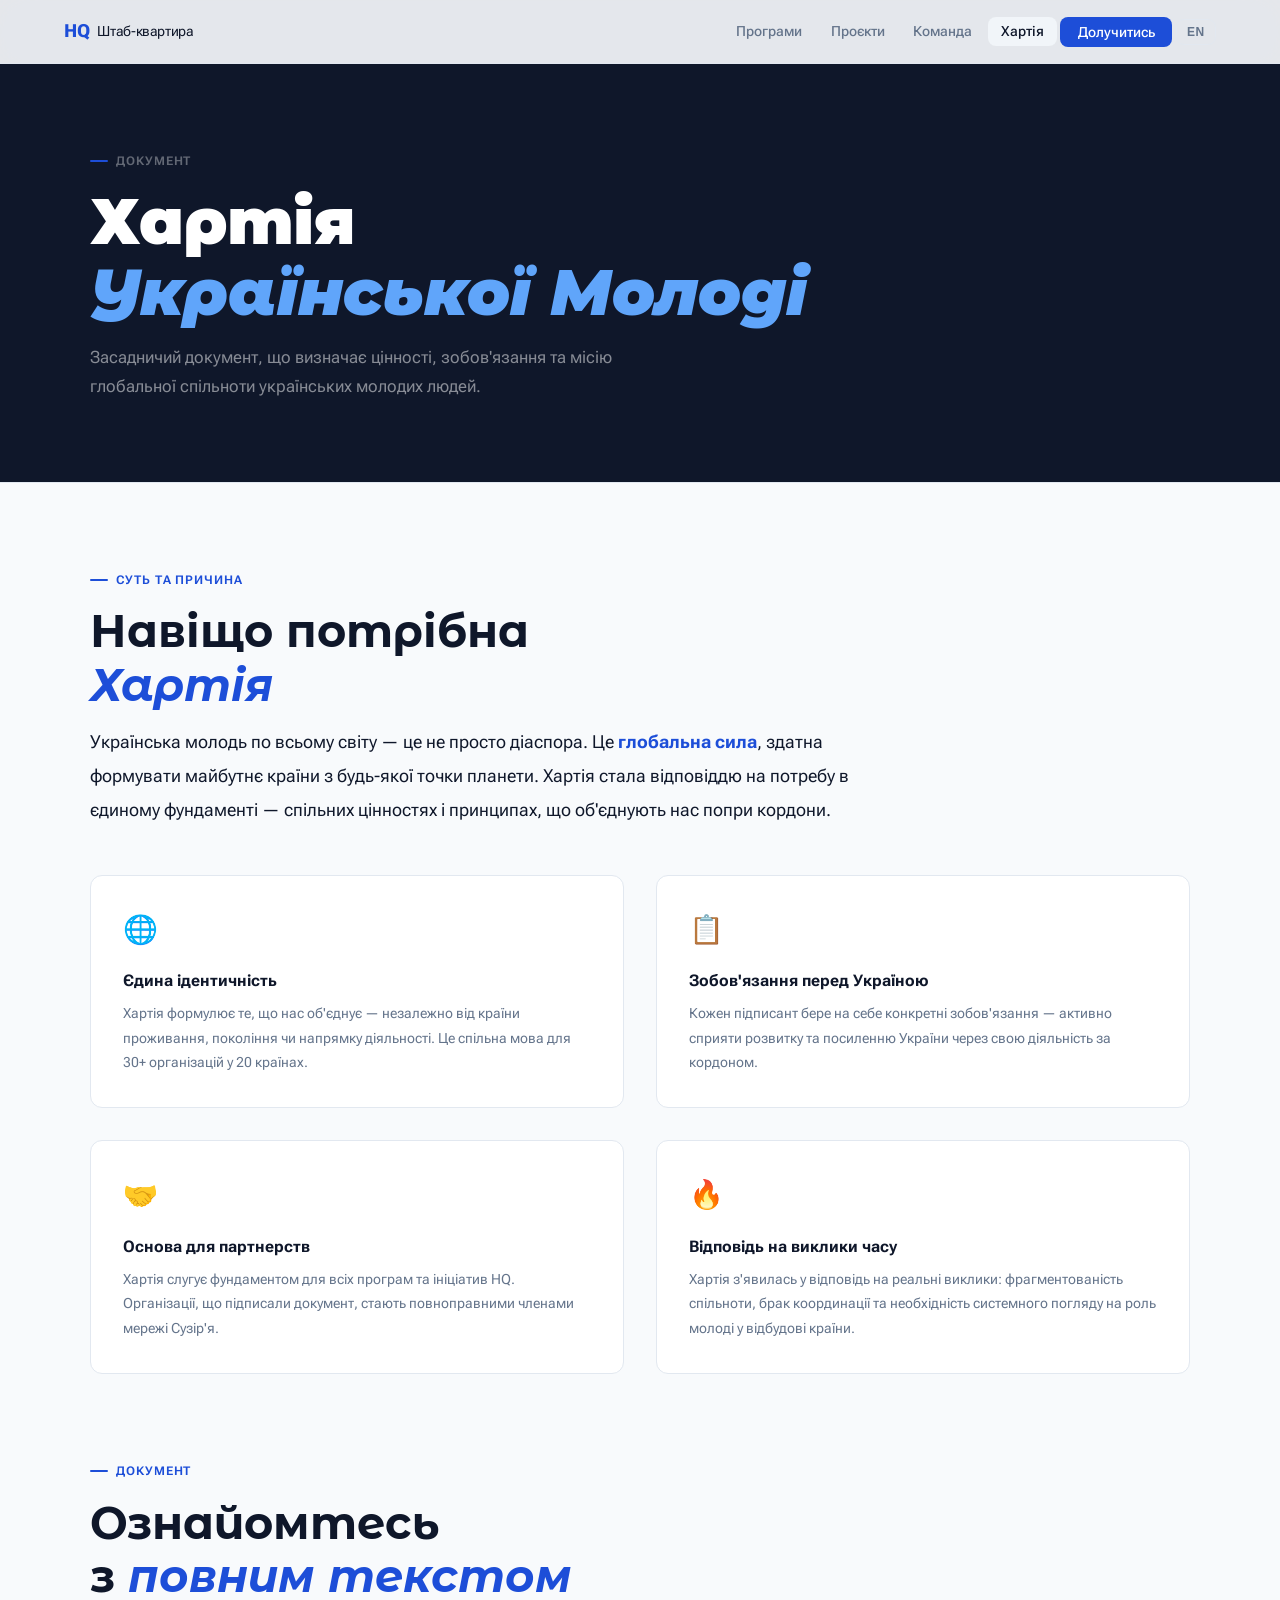
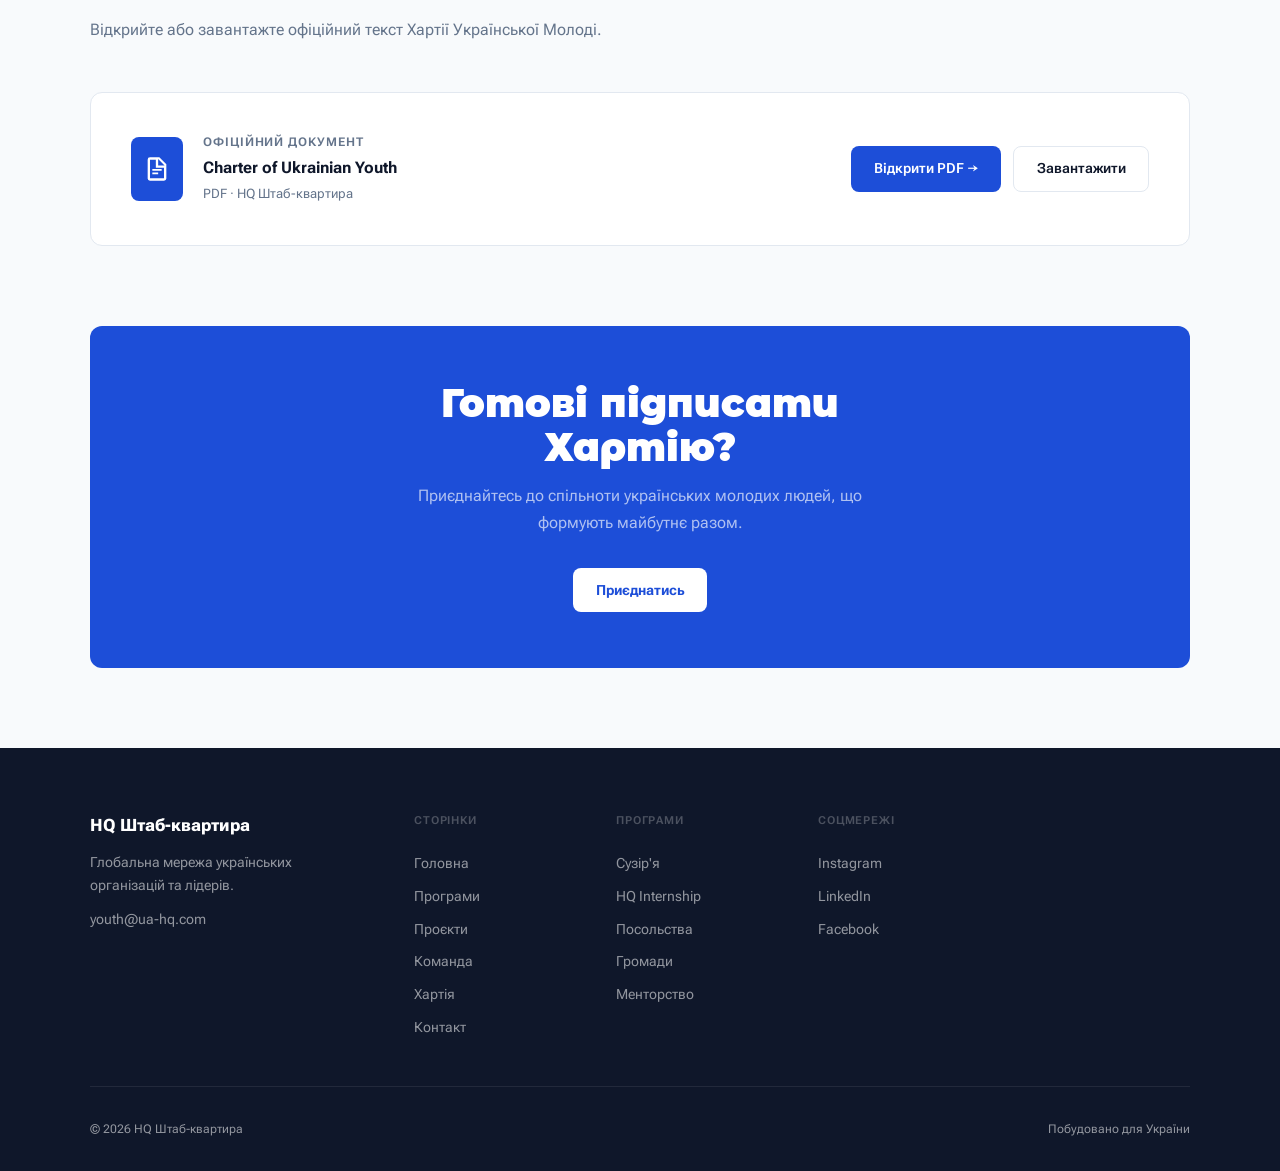
<file: charter.html>
<!DOCTYPE html>
<html lang="uk">
<head>
<meta charset="UTF-8">
<meta name="viewport" content="width=device-width,initial-scale=1.0">
<title>Хартія Української Молоді — HQ Ukrainian Youth Headquarters</title>
<meta name="description" content="The Charter of Ukrainian Youth — founding document of the HQ network. Principles uniting Ukrainian youth organizations worldwide. Sign and join the movement.">
<meta name="robots" content="index, follow">
<link rel="canonical" href="https://ua-hq.com/charter.html">
<meta property="og:type" content="website">
<meta property="og:url" content="https://ua-hq.com/charter.html">
<meta property="og:site_name" content="HQ Штаб-квартира">
<meta property="og:title" content="Хартія Української Молоді — HQ Ukrainian Youth Headquarters">
<meta property="og:description" content="The Charter of Ukrainian Youth — founding document uniting Ukrainian youth organizations across 20+ countries under the HQ network.">
<meta property="og:image" content="https://ua-hq.com/logo_orig.png">
<meta property="og:locale" content="uk_UA">
<meta name="twitter:card" content="summary">
<meta name="twitter:title" content="Хартія Української Молоді — HQ Ukrainian Youth Headquarters">
<meta name="twitter:description" content="Charter of Ukrainian Youth — founding document of the HQ network, uniting organizations in 20+ countries.">
<meta name="twitter:image" content="https://ua-hq.com/logo_orig.png">
<link rel="icon" href="logo_orig.png" type="image/png">
<link rel="preconnect" href="https://fonts.googleapis.com">
<link href="https://fonts.googleapis.com/css2?family=Montserrat+Alternates:ital,wght@0,300;0,400;0,500;0,600;0,700;0,800;0,900;1,400;1,700&family=Roboto+Flex:opsz,wght@8..144,100..1000&display=swap" rel="stylesheet">
<style>
:root{--bg:#F8FAFC;--card:#FFFFFF;--alt:#F1F5F9;--dark:#0F172A;--muted:#64748B;--accent:#1D4ED8;--accent-h:#1E40AF;--accent-bg:#EFF6FF;--gold:#D97706;--border:#E2E8F0;--r:12px;--r-sm:8px;--sh:0 1px 3px rgba(0,0,0,.06),0 4px 12px rgba(0,0,0,.04);--sh-md:0 4px 20px rgba(0,0,0,.08);}
*{margin:0;padding:0;box-sizing:border-box;}html{scroll-behavior:smooth;}
body{background:var(--bg);color:var(--dark);font-family:'Roboto Flex',-apple-system,BlinkMacSystemFont,"Segoe UI",sans-serif;overflow-x:hidden;line-height:1.6;}
nav{position:fixed;top:0;left:0;right:0;z-index:200;height:64px;display:flex;align-items:center;justify-content:space-between;padding:0 4rem;backdrop-filter:blur(20px) saturate(180%);background:rgba(248,250,252,.92);border-bottom:1px solid var(--border);}
.nav-brand{font-size:1.1rem;font-weight:800;color:var(--accent);text-decoration:none;letter-spacing:-.02em;display:flex;align-items:center;gap:.5rem;}
.nav-brand span{color:var(--dark);font-weight:400;font-size:.9rem;}
.nav-links{display:flex;gap:.2rem;list-style:none;align-items:center;}
.nav-links a{color:var(--muted);text-decoration:none;font-size:.875rem;font-weight:500;padding:.4rem .8rem;border-radius:var(--r-sm);transition:color .15s,background .15s;}
.nav-links a:hover,.nav-links a.active{color:var(--dark);background:var(--alt);}
.nav-cta{background:var(--accent)!important;color:#fff!important;padding:.45rem 1.1rem!important;border-radius:var(--r-sm)!important;}
.nav-cta:hover{background:var(--accent-h)!important;color:#fff!important;}
.lang-btn{background:none;border:1.5px solid var(--border);color:var(--muted);font-size:.75rem;font-weight:700;padding:.3rem .65rem;border-radius:var(--r-sm);cursor:pointer;transition:border-color .15s,color .15s;letter-spacing:.04em;}
.lang-btn:hover{border-color:var(--accent);color:var(--accent);}
.lang-btn-footer{border-color:rgba(255,255,255,.2);color:rgba(255,255,255,.5);}
.lang-btn-footer:hover{border-color:#fff;color:#fff;}
@media(min-width:901px){.lang-btn-footer{display:none;}}
@media(max-width:900px){.lang-btn-footer{display:none;}}
@media(max-width:900px){.nav-links .lang-btn{display:none;}}
.lang-btn-nav-mob{display:none;margin-left:auto;margin-right:.6rem;}
@media(max-width:900px){.lang-btn-nav-mob{display:flex;}}
@media(max-width:900px){nav{padding:0 1.5rem;}.nav-links{display:none;}}
.nav-toggle{display:none;background:none;border:none;cursor:pointer;padding:.4rem;flex-direction:column;gap:5px;align-items:center;justify-content:center;}
.nav-toggle span{display:block;width:22px;height:2px;background:var(--dark);border-radius:2px;transition:all .3s;}
.nav-toggle.active span:nth-child(1){transform:translateY(7px) rotate(45deg);}
.nav-toggle.active span:nth-child(2){opacity:0;}
.nav-toggle.active span:nth-child(3){transform:translateY(-7px) rotate(-45deg);}
@media(max-width:900px){.nav-toggle{display:flex;}}
.nav-mobile{display:none;position:fixed;top:64px;left:0;right:0;background:var(--card);border-bottom:1px solid var(--border);padding:1rem 1.5rem 1.5rem;z-index:199;flex-direction:column;gap:.25rem;box-shadow:0 8px 24px rgba(0,0,0,.08);}
.nav-mobile.open{display:flex;}
.nav-mobile a{color:var(--dark);text-decoration:none;font-size:.95rem;font-weight:500;padding:.65rem .75rem;border-radius:var(--r-sm);transition:background .15s;}
.nav-mobile a:hover,.nav-mobile a.active{background:var(--alt);}
.nav-mobile .mob-cta{background:var(--accent);color:#fff;text-align:center;border-radius:var(--r-sm);margin-top:.5rem;}
.nav-mobile .mob-cta:hover{background:var(--accent-h);color:#fff;}
.btn{display:inline-flex;align-items:center;gap:.4rem;padding:.65rem 1.4rem;border-radius:var(--r-sm);font-size:.9rem;font-weight:600;text-decoration:none;border:none;cursor:pointer;transition:all .2s;}
.btn-primary{background:var(--accent);color:#fff;}
.btn-primary:hover{background:var(--accent-h);transform:translateY(-1px);box-shadow:0 4px 14px rgba(29,78,216,.3);}
.btn-outline{background:transparent;color:var(--dark);border:1.5px solid var(--border);}
.btn-outline:hover{border-color:var(--dark);}
section{padding:5rem 4rem;}.container{max-width:1100px;margin:0 auto;}
.s-tag{display:inline-flex;align-items:center;gap:.5rem;font-size:.72rem;font-weight:700;text-transform:uppercase;letter-spacing:.08em;color:var(--accent);margin-bottom:1rem;}
.s-tag::before{content:'';width:18px;height:2px;background:var(--accent);border-radius:2px;}
.s-title{font-family:'Montserrat Alternates',sans-serif;font-size:clamp(1.9rem,3.5vw,2.9rem);font-weight:700;line-height:1.2;color:var(--dark);margin-bottom:.75rem;}
.s-title em{font-style:italic;color:var(--accent);}
.s-sub{font-size:1rem;line-height:1.75;color:var(--muted);max-width:560px;}
@media(max-width:900px){section{padding:3.5rem 1.5rem;}}
.reveal{opacity:0;transform:translateY(24px);transition:opacity .6s ease,transform .6s ease;}
.reveal.visible{opacity:1;transform:none;}
footer{background:var(--dark);color:rgba(255,255,255,.55);padding:4rem 4rem 2rem;}
.footer-inner{max-width:1100px;margin:0 auto;}
.footer-top{display:grid;grid-template-columns:260px 1fr;gap:4rem;margin-bottom:3rem;}
.footer-brand-name{color:#fff;font-size:1.05rem;font-weight:800;margin-bottom:.75rem;}
.footer-desc{font-size:.85rem;line-height:1.65;}
.footer-links{display:grid;grid-template-columns:repeat(4,1fr);gap:2rem;}
.footer-col-title{font-size:.68rem;font-weight:700;text-transform:uppercase;letter-spacing:.08em;color:rgba(255,255,255,.25);margin-bottom:.75rem;}
.footer-col{display:flex;flex-direction:column;gap:.65rem;}
.footer-col a{color:rgba(255,255,255,.55);text-decoration:none;font-size:.875rem;transition:color .2s;}
.footer-col a:hover{color:#fff;}
.footer-bottom{border-top:1px solid rgba(255,255,255,.08);padding-top:2rem;display:flex;justify-content:space-between;font-size:.78rem;}
@media(max-width:900px){footer{padding:3rem 1.5rem 2rem;}.footer-top{grid-template-columns:1fr;gap:2.5rem;}.footer-links{grid-template-columns:repeat(2,1fr);}.footer-bottom{flex-direction:column;gap:.5rem;}}

/* PAGE HERO */
.page-hero{padding:9rem 4rem 5rem;background:var(--dark);border-bottom:1px solid var(--border);}
.page-hero-inner{max-width:1100px;margin:0 auto;}
.page-hero h1{font-family:'Montserrat Alternates',sans-serif;font-size:clamp(2.4rem,5vw,4rem);font-weight:900;line-height:1.1;margin-bottom:1rem;color:#fff;}
.page-hero h1 em{font-style:italic;color:#60A5FA;}
.page-hero-sub{font-size:1.05rem;line-height:1.75;color:rgba(255,255,255,.5);max-width:580px;}
@media(max-width:900px){.page-hero{padding:7rem 1.5rem 4rem;}}

/* ESSENCE SECTION */
.essence-grid{display:grid;grid-template-columns:1fr 1fr;gap:2rem;margin-top:3rem;}
.essence-card{background:var(--card);border:1px solid var(--border);border-radius:var(--r);padding:2rem;}
.essence-card-icon{font-size:1.75rem;margin-bottom:1rem;}
.essence-card-title{font-size:1rem;font-weight:700;color:var(--dark);margin-bottom:.5rem;}
.essence-card-text{font-size:.9rem;line-height:1.7;color:var(--muted);}
@media(max-width:700px){.essence-grid{grid-template-columns:1fr;}}

/* LEAD TEXT */
.lead-text{font-size:1.15rem;line-height:1.85;color:var(--dark);max-width:760px;margin-bottom:2rem;}
.lead-text strong{color:var(--accent);}

/* PDF SECTION */
.pdf-section{background:var(--card);border:1px solid var(--border);border-radius:var(--r);padding:2.5rem;display:flex;align-items:center;justify-content:space-between;gap:2rem;margin-top:3rem;}
.pdf-info{display:flex;align-items:center;gap:1.25rem;}
.pdf-icon{width:52px;height:64px;background:var(--accent);border-radius:8px;display:flex;align-items:center;justify-content:center;flex-shrink:0;}
.pdf-icon svg{width:28px;height:28px;fill:#fff;}
.pdf-meta-label{font-size:.72rem;font-weight:700;text-transform:uppercase;letter-spacing:.08em;color:var(--muted);margin-bottom:.25rem;}
.pdf-meta-title{font-size:1rem;font-weight:700;color:var(--dark);margin-bottom:.2rem;}
.pdf-meta-sub{font-size:.8rem;color:var(--muted);}
.pdf-actions{display:flex;gap:.75rem;flex-shrink:0;}
@media(max-width:700px){.pdf-section{flex-direction:column;align-items:flex-start;}.pdf-actions{width:100%;}.pdf-actions .btn{flex:1;justify-content:center;}}

/* CTA SECTION */
.cta-section{background:var(--accent);border-radius:var(--r);padding:3.5rem;text-align:center;margin-top:5rem;}
.cta-section h2{font-family:'Montserrat Alternates',sans-serif;font-size:clamp(1.6rem,3.5vw,2.4rem);font-weight:900;color:#fff;line-height:1.15;margin-bottom:.75rem;}
.cta-section p{color:rgba(255,255,255,.65);font-size:1rem;line-height:1.7;max-width:500px;margin:0 auto 2rem;}
.btn-white{background:#fff;color:var(--accent);font-weight:700;}
.btn-white:hover{background:rgba(255,255,255,.9);transform:translateY(-1px);box-shadow:0 4px 14px rgba(0,0,0,.15);}
@media(max-width:700px){.cta-section{padding:2.5rem 1.5rem;}}
</style>
</head>
<body>

<nav>
  <a href="index.html" class="nav-brand">HQ <span data-i18n="nav.brand">Штаб-квартира</span></a>
  <button class="lang-btn lang-btn-nav-mob">EN</button>
  <ul class="nav-links">
    <li><a href="products.html" data-i18n="nav.programs">Програми</a></li>
    <li><a href="projects.html" data-i18n="nav.projects">Проєкти</a></li>
    <li><a href="team.html" data-i18n="nav.team">Команда</a></li>
    <li><a href="charter.html" class="active" data-i18n="nav.charter">Хартія</a></li>
    <li><a href="contact.html" class="nav-cta" data-i18n="nav.join">Долучитись</a></li>
    <li><button class="lang-btn">EN</button></li>
  </ul>
  <button class="nav-toggle" id="nav-toggle" aria-label="Меню"><span></span><span></span><span></span></button>
</nav>
<div class="nav-mobile" id="nav-mobile">
  <a href="products.html" data-i18n="nav.programs">Програми</a>
  <a href="projects.html" data-i18n="nav.projects">Проєкти</a>
  <a href="team.html" data-i18n="nav.team">Команда</a>
  <a href="charter.html" class="active" data-i18n="nav.charter">Хартія</a>
  <a href="contact.html" class="mob-cta" data-i18n="nav.join">Долучитись</a>
</div>

<div class="page-hero">
  <div class="page-hero-inner">
    <div class="s-tag reveal" style="color:rgba(255,255,255,.35)" data-i18n="charter.tag">Документ</div>
    <h1 class="reveal" data-i18n="charter.title">Хартія<br><em>Української Молоді</em></h1>
    <p class="page-hero-sub reveal" data-i18n="charter.sub">Засадничий документ, що визначає цінності, зобов'язання та місію глобальної спільноти українських молодих людей.</p>
  </div>
</div>

<section>
  <div class="container">
    <div class="s-tag reveal" data-i18n="charter.why.tag">Суть та причина</div>
    <h2 class="s-title reveal" data-i18n="charter.why.title">Навіщо потрібна<br><em>Хартія</em></h2>

    <p class="lead-text reveal" data-i18n="charter.why.lead">Українська молодь по всьому світу — це не просто діаспора. Це <strong>глобальна сила</strong>, здатна формувати майбутнє країни з будь-якої точки планети. Хартія стала відповіддю на потребу в єдиному фундаменті — спільних цінностях і принципах, що об'єднують нас попри кордони.</p>

    <div class="essence-grid">
      <div class="essence-card reveal">
        <div class="essence-card-icon">🌐</div>
        <div class="essence-card-title" data-i18n="charter.c1.title">Єдина ідентичність</div>
        <p class="essence-card-text" data-i18n="charter.c1.text">Хартія формулює те, що нас об'єднує — незалежно від країни проживання, покоління чи напрямку діяльності. Це спільна мова для 30+ організацій у 20 країнах.</p>
      </div>
      <div class="essence-card reveal">
        <div class="essence-card-icon">📋</div>
        <div class="essence-card-title" data-i18n="charter.c2.title">Зобов'язання перед Україною</div>
        <p class="essence-card-text" data-i18n="charter.c2.text">Кожен підписант бере на себе конкретні зобов'язання — активно сприяти розвитку та посиленню України через свою діяльність за кордоном.</p>
      </div>
      <div class="essence-card reveal">
        <div class="essence-card-icon">🤝</div>
        <div class="essence-card-title" data-i18n="charter.c3.title">Основа для партнерств</div>
        <p class="essence-card-text" data-i18n="charter.c3.text">Хартія слугує фундаментом для всіх програм та ініціатив HQ. Організації, що підписали документ, стають повноправними членами мережі Сузір'я.</p>
      </div>
      <div class="essence-card reveal">
        <div class="essence-card-icon">🔥</div>
        <div class="essence-card-title" data-i18n="charter.c4.title">Відповідь на виклики часу</div>
        <p class="essence-card-text" data-i18n="charter.c4.text">Хартія з'явилась у відповідь на реальні виклики: фрагментованість спільноти, брак координації та необхідність системного погляду на роль молоді у відбудові країни.</p>
      </div>
    </div>
  </div>
</section>

<section style="padding-top:0">
  <div class="container">
    <div class="s-tag reveal" data-i18n="charter.doc.tag">Документ</div>
    <h2 class="s-title reveal" data-i18n="charter.doc.title">Ознайомтесь<br>з <em>повним текстом</em></h2>
    <p class="s-sub reveal" data-i18n="charter.doc.sub">Відкрийте або завантажте офіційний текст Хартії Української Молоді.</p>

    <div class="pdf-section reveal">
      <div class="pdf-info">
        <div class="pdf-icon">
          <svg viewBox="0 0 24 24" xmlns="http://www.w3.org/2000/svg"><path d="M14 2H6a2 2 0 0 0-2 2v16a2 2 0 0 0 2 2h12a2 2 0 0 0 2-2V8l-6-6zm-1 1.5L18.5 9H13V3.5zM6 20V4h5v7h7v9H6z"/><path d="M8 12h8v1.5H8zm0 3h5v1.5H8z"/></svg>
        </div>
        <div>
          <div class="pdf-meta-label" data-i18n="charter.pdf.label">Офіційний документ</div>
          <div class="pdf-meta-title" data-i18n="charter.pdf.name">Charter of Ukrainian Youth</div>
          <div class="pdf-meta-sub">PDF · HQ Штаб-квартира</div>
        </div>
      </div>
      <div class="pdf-actions">
        <a href="Charter of Ukrainian Youth.pdf" target="_blank" rel="noopener" class="btn btn-primary" data-i18n="charter.pdf.open">Відкрити PDF →</a>
        <a href="Charter of Ukrainian Youth.pdf" download class="btn btn-outline" data-i18n="charter.pdf.download">Завантажити</a>
      </div>
    </div>

    <div class="cta-section reveal">
      <h2 data-i18n="charter.cta.title">Готові підписати<br>Хартію?</h2>
      <p data-i18n="charter.cta.sub">Приєднайтесь до спільноти українських молодих людей, що формують майбутнє разом.</p>
      <a href="contact.html#contact-form" class="btn btn-white" data-i18n="charter.cta.btn">Приєднатись</a>
    </div>
  </div>
</section>

<footer>
  <div class="footer-inner">
    <div class="footer-top">
      <div>
        <div class="footer-brand-name">HQ Штаб-квартира</div>
        <p class="footer-desc" data-i18n="ft.desc">Глобальна мережа українських організацій та лідерів.</p>
        <p class="footer-desc" style="margin-top:.75rem"><a class="obf-email" href="#" style="color:rgba(255,255,255,.55);text-decoration:none;">&#121;&#111;&#117;&#116;&#104;&#64;&#117;&#97;&#45;&#104;&#113;&#46;&#99;&#111;&#109;</a></p>
      </div>
      <div class="footer-links">
        <div class="footer-col">
          <div class="footer-col-title" data-i18n="ft.col1">Сторінки</div>
          <a href="index.html" data-i18n="ft.home">Головна</a>
          <a href="products.html" data-i18n="ft.programs">Програми</a>
          <a href="projects.html" data-i18n="ft.projects">Проєкти</a>
          <a href="team.html" data-i18n="ft.team">Команда</a>
          <a href="charter.html" data-i18n="ft.charter">Хартія</a>
          <a href="contact.html" data-i18n="ft.contact">Контакт</a>
        </div>
        <div class="footer-col">
          <div class="footer-col-title" data-i18n="ft.col2">Програми</div>
          <a href="products.html#connect" data-i18n="prod.suz.name">Сузір'я</a>
          <a href="products.html#learn">HQ Internship</a>
          <a href="products.html#influence" data-i18n="prod.emb.name">Посольства</a>
          <a href="products.html#anchor" data-i18n="prod.hrom.name">Громади</a>
          <a href="products.html#mentorship" data-i18n="prod.ment.name">Менторство</a>
        </div>
        <div class="footer-col">
          <div class="footer-col-title" data-i18n="ft.col3">Соцмережі</div>
          <a href="https://www.instagram.com/uniting_uayouth_worldwide/" target="_blank" rel="noopener">Instagram</a>
          <a href="https://www.linkedin.com/company/headquarters-ua/posts/?feedView=all" target="_blank" rel="noopener">LinkedIn</a>
          <a href="https://www.facebook.com/profile.php?id=61586976269853&locale=uk_UA" target="_blank" rel="noopener">Facebook</a>
        </div>
      </div>
    </div>
    <div class="footer-bottom"><span>© <span id="yr"></span> HQ Штаб-квартира</span><span data-i18n="ft.built">Побудовано для України</span><button class="lang-btn lang-btn-footer">EN</button></div>
  </div>
</footer>

<script>
const obs=new IntersectionObserver(entries=>{entries.forEach(e=>{if(e.isIntersecting){e.target.classList.add('visible');obs.unobserve(e.target);}});},{threshold:.06});
document.querySelectorAll('.reveal').forEach(el=>obs.observe(el));
document.getElementById('yr').textContent=new Date().getFullYear();
const navTog=document.getElementById('nav-toggle');
const navMob=document.getElementById('nav-mobile');
if(navTog){navTog.addEventListener('click',()=>{navMob.classList.toggle('open');navTog.classList.toggle('active');});navMob.querySelectorAll('a').forEach(a=>a.addEventListener('click',()=>{navMob.classList.remove('open');navTog.classList.remove('active');}));}
</script>
<script src="lang.js" defer></script>
</body>
</html>
</file>
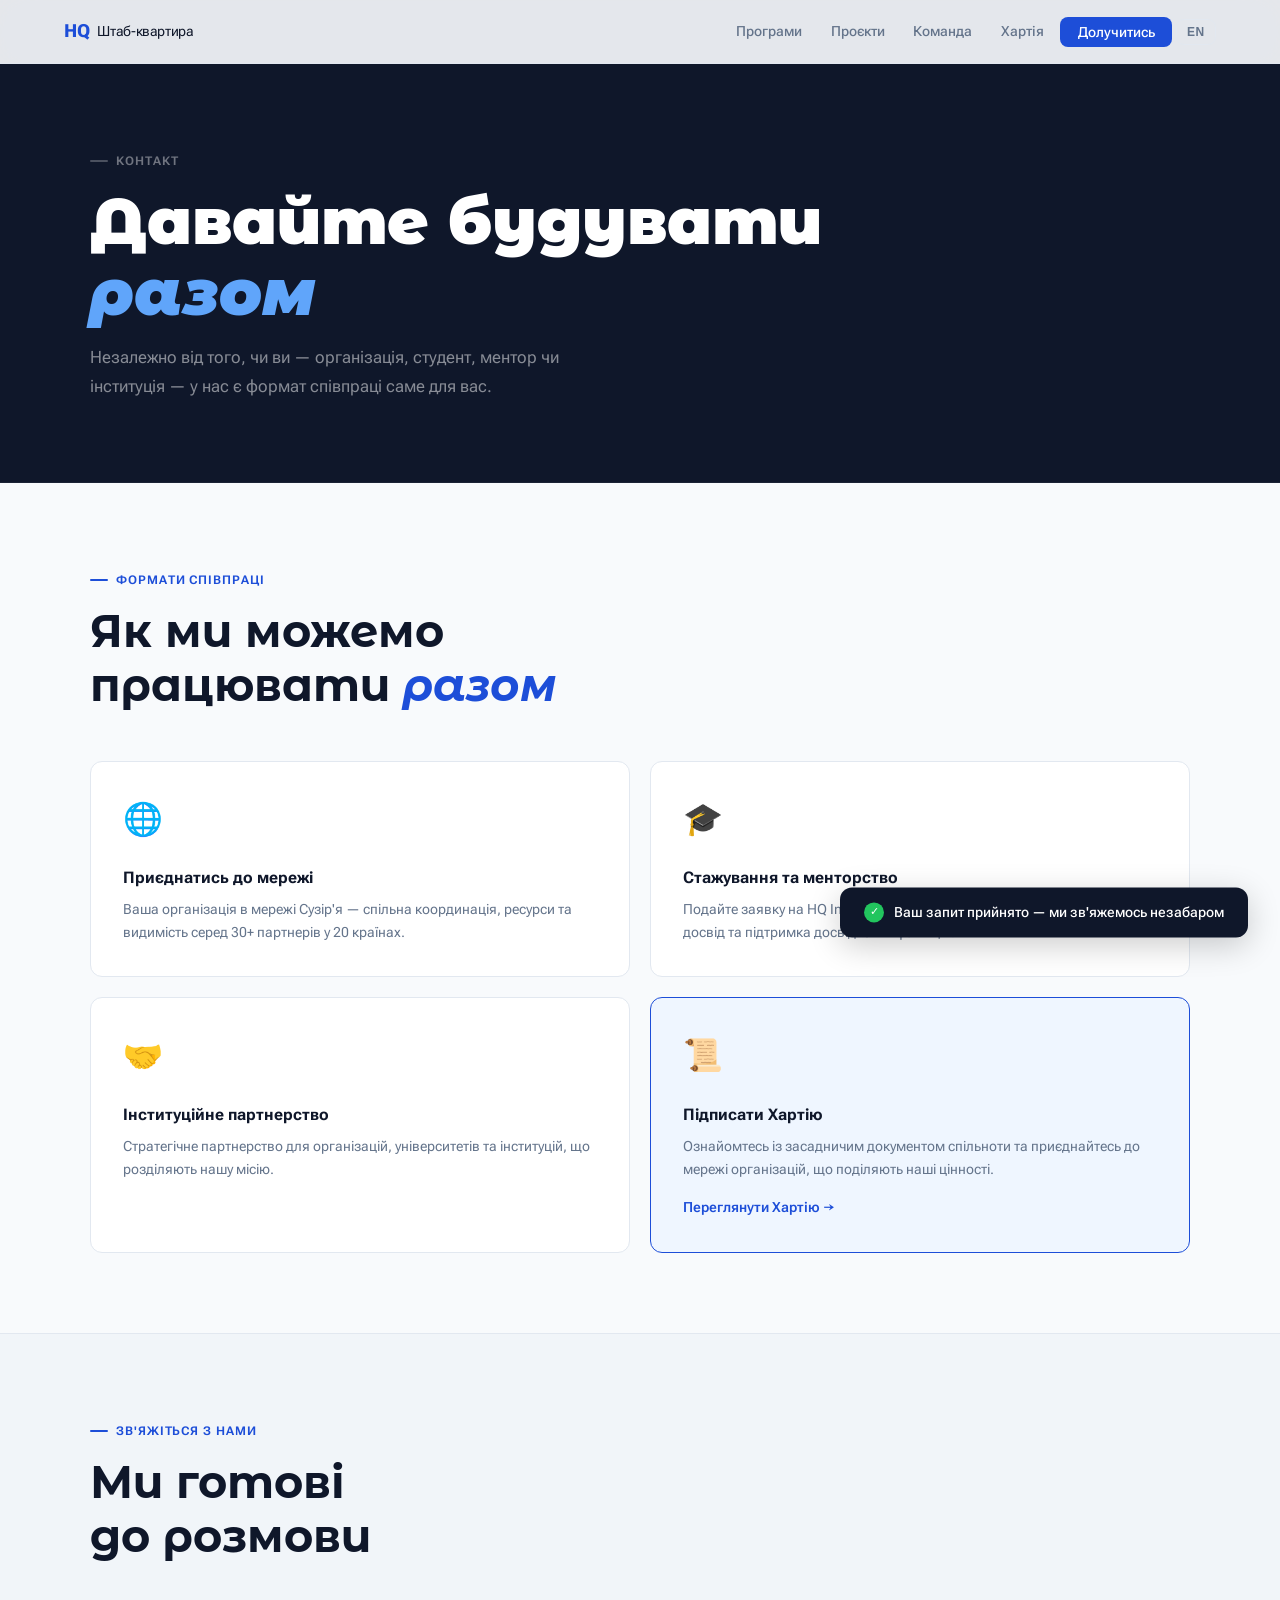
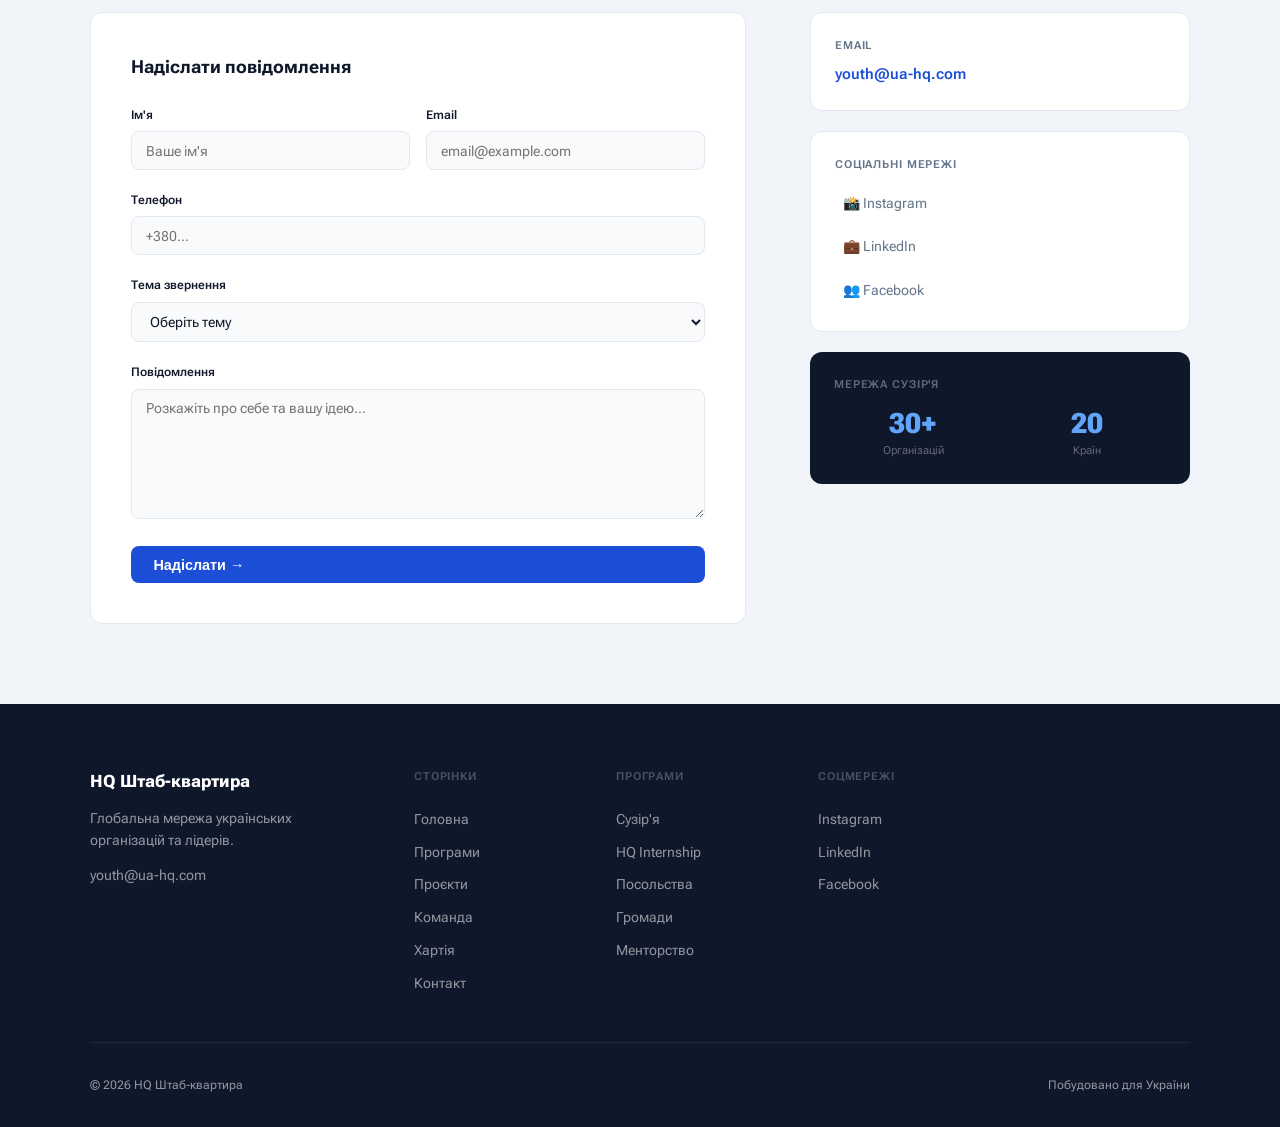
<file: contact.html>
<!DOCTYPE html>
<html lang="uk">
<head>
<meta charset="UTF-8">
<meta name="viewport" content="width=device-width,initial-scale=1.0">
<title>Долучитись — HQ Ukrainian Youth Headquarters</title>
<meta name="description" content="Join the HQ Ukrainian youth headquarters network — apply for internship, mentorship, institutional partnership, or sign the Charter of Ukrainian Youth.">
<meta name="robots" content="index, follow">
<link rel="canonical" href="https://ua-hq.com/contact.html">
<meta property="og:type" content="website">
<meta property="og:url" content="https://ua-hq.com/contact.html">
<meta property="og:site_name" content="HQ Штаб-квартира">
<meta property="og:title" content="Долучитись — HQ Ukrainian Youth Headquarters">
<meta property="og:description" content="Join the HQ Ukrainian youth network — internship, mentorship, or institutional partnership across 20 countries.">
<meta property="og:image" content="https://ua-hq.com/logo_orig.png">
<meta property="og:locale" content="uk_UA">
<meta name="twitter:card" content="summary">
<meta name="twitter:title" content="Долучитись — HQ Ukrainian Youth Headquarters">
<meta name="twitter:description" content="Join the HQ Ukrainian youth network — internship, mentorship, or institutional partnership.">
<meta name="twitter:image" content="https://ua-hq.com/logo_orig.png">
<link rel="icon" href="logo_orig.png" type="image/png">
<script src="https://challenges.cloudflare.com/turnstile/v0/api.js" async defer></script>
<link rel="preconnect" href="https://fonts.googleapis.com">
<link href="https://fonts.googleapis.com/css2?family=Montserrat+Alternates:ital,wght@0,300;0,400;0,500;0,600;0,700;0,800;0,900;1,400;1,700&family=Roboto+Flex:opsz,wght@8..144,100..1000&display=swap" rel="stylesheet">
<style>
:root{--bg:#F8FAFC;--card:#FFFFFF;--alt:#F1F5F9;--dark:#0F172A;--muted:#64748B;--accent:#1D4ED8;--accent-h:#1E40AF;--accent-bg:#EFF6FF;--gold:#D97706;--border:#E2E8F0;--r:12px;--r-sm:8px;--sh:0 1px 3px rgba(0,0,0,.06),0 4px 12px rgba(0,0,0,.04);--sh-md:0 4px 20px rgba(0,0,0,.08);}
*{margin:0;padding:0;box-sizing:border-box;}html{scroll-behavior:smooth;}
body{background:var(--bg);color:var(--dark);font-family:'Roboto Flex',-apple-system,BlinkMacSystemFont,"Segoe UI",sans-serif;overflow-x:hidden;line-height:1.6;}
nav{position:fixed;top:0;left:0;right:0;z-index:200;height:64px;display:flex;align-items:center;justify-content:space-between;padding:0 4rem;backdrop-filter:blur(20px) saturate(180%);background:rgba(248,250,252,.92);border-bottom:1px solid var(--border);}
.nav-brand{font-size:1.1rem;font-weight:800;color:var(--accent);text-decoration:none;letter-spacing:-.02em;display:flex;align-items:center;gap:.5rem;}
.nav-brand span{color:var(--dark);font-weight:400;font-size:.9rem;}
.nav-links{display:flex;gap:.2rem;list-style:none;align-items:center;}
.nav-links a{color:var(--muted);text-decoration:none;font-size:.875rem;font-weight:500;padding:.4rem .8rem;border-radius:var(--r-sm);transition:color .15s,background .15s;}
.nav-links a:hover,.nav-links a.active{color:var(--dark);background:var(--alt);}
.nav-cta{background:var(--accent)!important;color:#fff!important;padding:.45rem 1.1rem!important;border-radius:var(--r-sm)!important;}
.nav-cta:hover{background:var(--accent-h)!important;color:#fff!important;}
.lang-btn{background:none;border:1.5px solid var(--border);color:var(--muted);font-size:.75rem;font-weight:700;padding:.3rem .65rem;border-radius:var(--r-sm);cursor:pointer;transition:border-color .15s,color .15s;letter-spacing:.04em;}
.lang-btn:hover{border-color:var(--accent);color:var(--accent);}
.lang-btn-footer{border-color:rgba(255,255,255,.2);color:rgba(255,255,255,.5);}
.lang-btn-footer:hover{border-color:#fff;color:#fff;}
@media(min-width:901px){.lang-btn-footer{display:none;}}
@media(max-width:900px){.lang-btn-footer{display:none;}}
@media(max-width:900px){.nav-links .lang-btn{display:none;}}
.lang-btn-nav-mob{display:none;margin-left:auto;margin-right:.6rem;}
@media(max-width:900px){.lang-btn-nav-mob{display:flex;}}
@media(max-width:900px){nav{padding:0 1.5rem;}.nav-links{display:none;}}
.nav-toggle{display:none;background:none;border:none;cursor:pointer;padding:.4rem;flex-direction:column;gap:5px;align-items:center;justify-content:center;}
.nav-toggle span{display:block;width:22px;height:2px;background:var(--dark);border-radius:2px;transition:all .3s;}
.nav-toggle.active span:nth-child(1){transform:translateY(7px) rotate(45deg);}
.nav-toggle.active span:nth-child(2){opacity:0;}
.nav-toggle.active span:nth-child(3){transform:translateY(-7px) rotate(-45deg);}
@media(max-width:900px){.nav-toggle{display:flex;}}
.nav-mobile{display:none;position:fixed;top:64px;left:0;right:0;background:var(--card);border-bottom:1px solid var(--border);padding:1rem 1.5rem 1.5rem;z-index:199;flex-direction:column;gap:.25rem;box-shadow:0 8px 24px rgba(0,0,0,.08);}
.nav-mobile.open{display:flex;}
.nav-mobile a{color:var(--dark);text-decoration:none;font-size:.95rem;font-weight:500;padding:.65rem .75rem;border-radius:var(--r-sm);transition:background .15s;}
.nav-mobile a:hover,.nav-mobile a.active{background:var(--alt);}
.nav-mobile .mob-cta{background:var(--accent);color:#fff;text-align:center;border-radius:var(--r-sm);margin-top:.5rem;}
.nav-mobile .mob-cta:hover{background:var(--accent-h);color:#fff;}
.btn{display:inline-flex;align-items:center;gap:.4rem;padding:.65rem 1.4rem;border-radius:var(--r-sm);font-size:.9rem;font-weight:600;text-decoration:none;border:none;cursor:pointer;transition:all .2s;}
.btn-primary{background:var(--accent);color:#fff;width:100%;}
.btn-primary:hover{background:var(--accent-h);}
section{padding:5rem 4rem;}.container{max-width:1100px;margin:0 auto;}
.s-tag{display:inline-flex;align-items:center;gap:.5rem;font-size:.72rem;font-weight:700;text-transform:uppercase;letter-spacing:.08em;color:var(--accent);margin-bottom:1rem;}
.s-tag::before{content:'';width:18px;height:2px;background:var(--accent);border-radius:2px;}
.s-title{font-family:'Montserrat Alternates',sans-serif;font-size:clamp(1.9rem,3.5vw,2.9rem);font-weight:700;line-height:1.2;color:var(--dark);margin-bottom:.75rem;}
.s-title em{font-style:italic;color:var(--accent);}
.s-sub{font-size:1rem;line-height:1.75;color:var(--muted);max-width:560px;}
@media(max-width:900px){section{padding:3.5rem 1.5rem;}}
.reveal{opacity:0;transform:translateY(24px);transition:opacity .6s ease,transform .6s ease;}
.reveal.visible{opacity:1;transform:none;}
footer{background:var(--dark);color:rgba(255,255,255,.55);padding:4rem 4rem 2rem;}
.footer-inner{max-width:1100px;margin:0 auto;}
.footer-top{display:grid;grid-template-columns:260px 1fr;gap:4rem;margin-bottom:3rem;}
.footer-brand-name{color:#fff;font-size:1.05rem;font-weight:800;margin-bottom:.75rem;}
.footer-desc{font-size:.85rem;line-height:1.65;}
.footer-links{display:grid;grid-template-columns:repeat(4,1fr);gap:2rem;}
.footer-col-title{font-size:.68rem;font-weight:700;text-transform:uppercase;letter-spacing:.08em;color:rgba(255,255,255,.25);margin-bottom:.75rem;}
.footer-col{display:flex;flex-direction:column;gap:.65rem;}
.footer-col a{color:rgba(255,255,255,.55);text-decoration:none;font-size:.875rem;transition:color .2s;}
.footer-col a:hover{color:#fff;}
.footer-bottom{border-top:1px solid rgba(255,255,255,.08);padding-top:2rem;display:flex;justify-content:space-between;font-size:.78rem;}
@media(max-width:900px){footer{padding:3rem 1.5rem 2rem;}.footer-top{grid-template-columns:1fr;gap:2.5rem;}.footer-links{grid-template-columns:repeat(2,1fr);}.footer-bottom{flex-direction:column;gap:.5rem;}}

.page-hero{padding:9rem 4rem 5rem;background:var(--dark);border-bottom:1px solid rgba(255,255,255,.05);}
.page-hero-inner{max-width:1100px;margin:0 auto;}
.page-hero .s-tag{color:rgba(255,255,255,.4);}
.page-hero .s-tag::before{background:rgba(255,255,255,.25);}
.page-hero h1{font-family:'Montserrat Alternates',sans-serif;font-size:clamp(2.4rem,5vw,4rem);font-weight:900;line-height:1.1;margin-bottom:1rem;color:#fff;}
.page-hero h1 em{font-style:italic;color:#60A5FA;}
.page-hero-sub{font-size:1.05rem;line-height:1.75;color:rgba(255,255,255,.5);max-width:540px;}
@media(max-width:900px){.page-hero{padding:7rem 1.5rem 4rem;}}

/* FORMATS */
.formats-grid{display:grid;grid-template-columns:repeat(2,1fr);gap:1.25rem;margin-top:3rem;}
.format-card{background:var(--card);border:1px solid var(--border);border-radius:var(--r);padding:2rem;transition:border-color .2s,box-shadow .2s;}
.format-card:hover{border-color:var(--accent);box-shadow:var(--sh-md);}
.format-icon{font-size:2rem;margin-bottom:1.25rem;}
.format-name{font-size:1rem;font-weight:700;color:var(--dark);margin-bottom:.5rem;}
.format-desc{font-size:.875rem;line-height:1.65;color:var(--muted);}
@media(max-width:600px){.formats-grid{grid-template-columns:1fr;}}

/* CONTACT LAYOUT */
.contact-grid{display:grid;grid-template-columns:1fr 380px;gap:4rem;margin-top:3rem;align-items:start;}
@media(max-width:900px){.contact-grid{grid-template-columns:1fr;gap:2.5rem;}}

/* FORM */
.contact-form{background:var(--card);border:1px solid var(--border);border-radius:var(--r);padding:2.5rem;}
.form-title{font-size:1.1rem;font-weight:700;color:var(--dark);margin-bottom:1.5rem;}
.form-row{display:grid;grid-template-columns:1fr 1fr;gap:1rem;}
@media(max-width:600px){.form-row{grid-template-columns:1fr;}}
.field{margin-bottom:1.25rem;}
label{display:block;font-size:.78rem;font-weight:600;color:var(--dark);margin-bottom:.4rem;}
input,textarea,select{width:100%;padding:.65rem .85rem;border:1px solid var(--border);border-radius:var(--r-sm);font-size:.875rem;font-family:inherit;color:var(--dark);background:var(--bg);transition:border-color .15s,box-shadow .15s;outline:none;}
input:focus,textarea:focus,select:focus{border-color:var(--accent);box-shadow:0 0 0 3px rgba(29,78,216,.08);}
textarea{resize:vertical;min-height:130px;}

/* CONTACT INFO */
.contact-info{display:flex;flex-direction:column;gap:1.25rem;}
.info-block{background:var(--card);border:1px solid var(--border);border-radius:var(--r);padding:1.5rem;}
.info-label{font-size:.68rem;font-weight:700;text-transform:uppercase;letter-spacing:.08em;color:var(--muted);margin-bottom:.5rem;}
.info-value{font-size:.95rem;font-weight:600;color:var(--dark);}
.info-value a{color:var(--accent);text-decoration:none;}
.info-value a:hover{text-decoration:underline;}
.social-links{display:flex;flex-direction:column;gap:.5rem;margin-top:.75rem;}
.social-link{display:flex;align-items:center;gap:.75rem;font-size:.875rem;color:var(--muted);text-decoration:none;padding:.4rem .5rem;border-radius:var(--r-sm);transition:color .15s,background .15s;}
.social-link:hover{color:var(--accent);background:var(--accent-bg);}
.network-stat{background:var(--dark);border-radius:var(--r);padding:1.5rem;}
.network-stat .info-label{color:rgba(255,255,255,.35);}
.network-stat .info-value{color:#fff;}
.network-nums{display:grid;grid-template-columns:1fr 1fr;gap:1rem;margin-top:1rem;}
.net-num{text-align:center;}
.net-n{font-size:1.75rem;font-weight:800;color:#60A5FA;line-height:1;}
.net-l{font-size:.7rem;color:rgba(255,255,255,.35);margin-top:.25rem;}
.toast{position:fixed;bottom:2rem;right:2rem;background:var(--dark);color:#fff;padding:.85rem 1.5rem;border-radius:var(--r);font-size:.875rem;font-weight:500;box-shadow:0 8px 32px rgba(0,0,0,.2);display:flex;align-items:center;gap:.6rem;transform:translateY(140%);transition:transform .35s cubic-bezier(.34,1.56,.64,1);z-index:999;}
.toast.show{transform:translateY(0);}
.toast-icon{width:20px;height:20px;background:#22C55E;border-radius:50%;display:flex;align-items:center;justify-content:center;flex-shrink:0;font-size:.7rem;}
@media(max-width:600px){.toast{left:1rem;right:1rem;bottom:1rem;}}
</style>
</head>
<body>

<nav>
  <a href="index.html" class="nav-brand">HQ <span data-i18n="nav.brand">Штаб-квартира</span></a>
  <button class="lang-btn lang-btn-nav-mob">EN</button>
  <ul class="nav-links">
    <li><a href="products.html" data-i18n="nav.programs">Програми</a></li>
    <li><a href="projects.html" data-i18n="nav.projects">Проєкти</a></li>
    <li><a href="team.html" data-i18n="nav.team">Команда</a></li>
    <li><a href="charter.html" data-i18n="nav.charter">Хартія</a></li>
    <li><a href="contact.html" class="nav-cta active" data-i18n="nav.join">Долучитись</a></li>
    <li><button class="lang-btn">EN</button></li>
  </ul>
  <button class="nav-toggle" id="nav-toggle" aria-label="Меню"><span></span><span></span><span></span></button>
</nav>
<div class="nav-mobile" id="nav-mobile">
  <a href="products.html" data-i18n="nav.programs">Програми</a>
  <a href="projects.html" data-i18n="nav.projects">Проєкти</a>
  <a href="team.html" data-i18n="nav.team">Команда</a>
  <a href="charter.html" data-i18n="nav.charter">Хартія</a>
  <a href="contact.html" class="mob-cta" data-i18n="nav.join">Долучитись</a>
</div>

<div class="page-hero">
  <div class="page-hero-inner">
    <div class="s-tag reveal" data-i18n="cont.tag">Контакт</div>
    <h1 class="reveal" data-i18n="cont.title">Давайте будувати<br><em>разом</em></h1>
    <p class="page-hero-sub reveal" data-i18n="cont.sub">Незалежно від того, чи ви — організація, студент, ментор чи інституція — у нас є формат співпраці саме для вас.</p>
  </div>
</div>

<section>
  <div class="container">
    <div class="s-tag reveal" data-i18n="cont.formats.tag">Формати співпраці</div>
    <h2 class="s-title reveal" data-i18n="cont.formats.title">Як ми можемо<br>працювати <em>разом</em></h2>
    <div class="formats-grid">
      <div class="format-card reveal">
        <div class="format-icon">🌐</div>
        <div class="format-name" data-i18n="cont.f1.name">Приєднатись до мережі</div>
        <p class="format-desc" data-i18n="cont.f1.desc">Ваша організація в мережі Сузір'я — спільна координація, ресурси та видимість серед 30+ партнерів у 20 країнах.</p>
      </div>
      <div class="format-card reveal">
        <div class="format-icon">🎓</div>
        <div class="format-name" data-i18n="cont.f2.name">Стажування та менторство</div>
        <p class="format-desc" data-i18n="cont.f2.desc">Подайте заявку на HQ Internship або Менторську програму. Реальний досвід та підтримка досвідчених фахівців.</p>
      </div>
      <div class="format-card reveal">
        <div class="format-icon">🤝</div>
        <div class="format-name" data-i18n="cont.f3.name">Інституційне партнерство</div>
        <p class="format-desc" data-i18n="cont.f3.desc">Стратегічне партнерство для організацій, університетів та інституцій, що розділяють нашу місію.</p>
      </div>
      <div class="format-card reveal" style="border-color:var(--accent);background:var(--accent-bg);">
        <div class="format-icon">📜</div>
        <div class="format-name" data-i18n="cont.f4.name">Підписати Хартію</div>
        <p class="format-desc" data-i18n="cont.f4.desc">Ознайомтесь із засадничим документом спільноти та приєднайтесь до мережі організацій, що поділяють наші цінності.</p>
        <a href="charter.html" style="display:inline-block;margin-top:1rem;font-size:.85rem;font-weight:600;color:var(--accent);text-decoration:none;" data-i18n="cont.f4.btn">Переглянути Хартію →</a>
      </div>
    </div>
  </div>
</section>

<section style="background:var(--alt);border-top:1px solid var(--border);">
  <div class="container">
    <div class="s-tag reveal" data-i18n="cont.form.tag">Зв'яжіться з нами</div>
    <h2 class="s-title reveal" data-i18n="cont.form.title">Ми готові<br>до розмови</h2>
    <div class="contact-grid">

      <div class="contact-form reveal">
        <div class="form-title" data-i18n="cont.form.h">Надіслати повідомлення</div>
        <form id="contact-form">
          <input type="hidden" name="_captcha" value="true">
          <input type="hidden" name="_subject" value="Нове звернення з сайту HQ">
          <input type="text" name="_honey" style="display:none" tabindex="-1" autocomplete="off">
          <div class="form-row">
            <div class="field">
              <label for="name" data-i18n="cont.form.name">Ім'я</label>
              <input type="text" id="name" name="Імя" data-i18n-ph="cont.form.name_ph" placeholder="Ваше ім'я" required>
            </div>
            <div class="field">
              <label for="email">Email</label>
              <input type="email" id="email" name="Email" placeholder="email@example.com" required>
            </div>
          </div>
          <div class="field">
            <label for="phone" data-i18n="cont.form.phone">Телефон</label>
            <input type="tel" id="phone" name="Телефон" data-i18n-ph="cont.form.phone_ph" placeholder="+380...">
          </div>
          <div class="field">
            <label for="topic" data-i18n="cont.form.topic">Тема звернення</label>
            <select id="topic" name="Тема">
              <option value="" data-i18n="cont.form.topic_ph">Оберіть тему</option>
              <option data-i18n="cont.form.opt1">Приєднатись до мережі</option>
              <option data-i18n="cont.form.opt2">HQ Internship</option>
              <option data-i18n="cont.form.opt3">Менторська програма</option>
              <option data-i18n="cont.form.opt4">Посольства</option>
              <option data-i18n="cont.form.opt5">Громади</option>
              <option data-i18n="cont.form.opt6">Інституційне партнерство</option>
              <option data-i18n="cont.form.opt7">Інше</option>
            </select>
          </div>
          <div class="field">
            <label for="message" data-i18n="cont.form.msg">Повідомлення</label>
            <textarea id="message" name="Повідомлення" data-i18n-ph="cont.form.msg_ph" placeholder="Розкажіть про себе та вашу ідею..." required></textarea>
          </div>
          <div class="cf-turnstile" data-sitekey="0x4AAAAAADPOV0VX8Yo2fbPK" data-theme="light" data-size="flexible" data-callback="onTurnstileSuccess" data-expired-callback="onTurnstileExpired" data-error-callback="onTurnstileError" style="margin-bottom:1.25rem;"></div>
          <div id="form-error" style="display:none;color:#DC2626;font-size:.8rem;margin-bottom:.75rem;padding:.5rem .75rem;background:#FEF2F2;border-radius:var(--r-sm);border:1px solid #FECACA;"></div>
          <button type="submit" class="btn btn-primary" id="submit-btn" data-i18n="cont.form.submit">Надіслати →</button>
        </form>
      </div>

      <div class="contact-info reveal">
        <div class="info-block">
          <div class="info-label">Email</div>
          <div class="info-value"><a class="obf-email" href="#">&#121;&#111;&#117;&#116;&#104;&#64;&#117;&#97;&#45;&#104;&#113;&#46;&#99;&#111;&#109;</a></div>
        </div>
        <div class="info-block">
          <div class="info-label" data-i18n="cont.social">Соціальні мережі</div>
          <div class="social-links">
            <a href="https://www.instagram.com/uniting_uayouth_worldwide/" target="_blank" rel="noopener" class="social-link">📸 Instagram</a>
            <a href="https://www.linkedin.com/company/headquarters-ua/posts/?feedView=all" target="_blank" rel="noopener" class="social-link">💼 LinkedIn</a>
            <a href="https://www.facebook.com/profile.php?id=61586976269853&locale=uk_UA" target="_blank" rel="noopener" class="social-link">👥 Facebook</a>
          </div>
        </div>
        <div class="network-stat">
          <div class="info-label" data-i18n="cont.network">Мережа Сузір'я</div>
          <div class="network-nums">
            <div class="net-num"><div class="net-n">30+</div><div class="net-l" data-i18n="cont.orgs">Організацій</div></div>
            <div class="net-num"><div class="net-n">20</div><div class="net-l" data-i18n="cont.countries">Країн</div></div>
          </div>
        </div>
      </div>

    </div>
  </div>
</section>

<footer>
  <div class="footer-inner">
    <div class="footer-top">
      <div>
        <div class="footer-brand-name">HQ Штаб-квартира</div>
        <p class="footer-desc" data-i18n="ft.desc">Глобальна мережа українських організацій та лідерів.</p>
        <p class="footer-desc" style="margin-top:.75rem"><a class="obf-email" href="#" style="color:rgba(255,255,255,.55);text-decoration:none;">&#121;&#111;&#117;&#116;&#104;&#64;&#117;&#97;&#45;&#104;&#113;&#46;&#99;&#111;&#109;</a></p>
      </div>
      <div class="footer-links">
        <div class="footer-col">
          <div class="footer-col-title" data-i18n="ft.col1">Сторінки</div>
          <a href="index.html" data-i18n="ft.home">Головна</a>
          <a href="products.html" data-i18n="ft.programs">Програми</a>
          <a href="projects.html" data-i18n="ft.projects">Проєкти</a>
          <a href="team.html" data-i18n="ft.team">Команда</a>
          <a href="charter.html" data-i18n="ft.charter">Хартія</a>
          <a href="contact.html" data-i18n="ft.contact">Контакт</a>
        </div>
        <div class="footer-col">
          <div class="footer-col-title" data-i18n="ft.col2">Програми</div>
          <a href="products.html#connect" data-i18n="prod.suz.name">Сузір'я</a>
          <a href="products.html#learn">HQ Internship</a>
          <a href="products.html#influence" data-i18n="prod.emb.name">Посольства</a>
          <a href="products.html#anchor" data-i18n="prod.hrom.name">Громади</a>
          <a href="products.html#mentorship" data-i18n="prod.ment.name">Менторство</a>
        </div>
        <div class="footer-col">
          <div class="footer-col-title" data-i18n="ft.col3">Соцмережі</div>
          <a href="https://www.instagram.com/uniting_uayouth_worldwide/" target="_blank" rel="noopener">Instagram</a>
          <a href="https://www.linkedin.com/company/headquarters-ua/posts/?feedView=all" target="_blank" rel="noopener">LinkedIn</a>
          <a href="https://www.facebook.com/profile.php?id=61586976269853&locale=uk_UA" target="_blank" rel="noopener">Facebook</a>
        </div>
      </div>
    </div>
    <div class="footer-bottom"><span>© <span id="yr"></span> HQ Штаб-квартира</span><span data-i18n="ft.built">Побудовано для України</span><button class="lang-btn lang-btn-footer">EN</button></div>
  </div>
</footer>

<div class="toast" id="toast"><span class="toast-icon">✓</span><span id="toast-msg" data-i18n="cont.toast">Ваш запит прийнято — ми зв'яжемось незабаром</span></div>
<script>
const obs=new IntersectionObserver(entries=>{entries.forEach(e=>{if(e.isIntersecting){e.target.classList.add('visible');obs.unobserve(e.target);}});},{threshold:.06});
document.querySelectorAll('.reveal').forEach(el=>obs.observe(el));
document.getElementById('yr').textContent=new Date().getFullYear();
const navTog=document.getElementById('nav-toggle');
const navMob=document.getElementById('nav-mobile');
if(navTog){navTog.addEventListener('click',()=>{navMob.classList.toggle('open');navTog.classList.toggle('active');});navMob.querySelectorAll('a').forEach(a=>a.addEventListener('click',()=>{navMob.classList.remove('open');navTog.classList.remove('active');}));}

let _tsToken=null;
function onTurnstileSuccess(t){_tsToken=t;}
function onTurnstileExpired(){_tsToken=null;}
function onTurnstileError(){_tsToken=null;showFormError('Помилка перевірки. Оновіть сторінку.');}

const contactForm=document.getElementById('contact-form');
const toast=document.getElementById('toast');
const formErr=document.getElementById('form-error');
function showToast(){toast.classList.add('show');setTimeout(()=>toast.classList.remove('show'),4000);}
function showFormError(msg){formErr.textContent=msg;formErr.style.display='block';formErr.scrollIntoView({behavior:'smooth',block:'nearest'});}
function clearFormError(){formErr.style.display='none';}

const RATE_KEY='hq_last_submit';
const RATE_MS=60000;
contactForm.addEventListener('submit',async function(e){
  e.preventDefault();
  clearFormError();
  if(contactForm.querySelector('[name="_honey"]').value){return;}
  if(!_tsToken){
    showFormError('Будь ласка, підтвердіть, що ви не робот.');
    return;
  }
  const last=parseInt(localStorage.getItem(RATE_KEY)||'0',10);
  if(Date.now()-last<RATE_MS){
    const wait=Math.ceil((RATE_MS-(Date.now()-last))/1000);
    showFormError('Зачекайте '+wait+' секунд перед повторною відправкою.');
    return;
  }
  const btn=document.getElementById('submit-btn');
  btn.disabled=true;
  const data={};
  new FormData(contactForm).forEach((v,k)=>{data[k]=v;});
  try{
    const _ep='https://formsubmit.co/ajax/'+'\x79\x6f\x75\x74\x68\x40\x75\x61\x2d\x68\x71\x2e\x63\x6f\x6d';
    const res=await fetch(_ep,{method:'POST',headers:{'Content-Type':'application/json','Accept':'application/json'},body:JSON.stringify(data)});
    const json=await res.json();
    if(json.success==='true'||json.success===true){contactForm.reset();_tsToken=null;localStorage.setItem(RATE_KEY,Date.now());showToast();}
    else{showFormError('Помилка відправки. Спробуйте ще раз.');}
  }catch(err){showFormError("Помилка з'єднання. Перевірте мережу та спробуйте ще раз.");}
  finally{btn.disabled=false;if(window.turnstile)window.turnstile.reset();}
});
</script>
<script src="lang.js" defer></script>
</body>
</html>
</file>
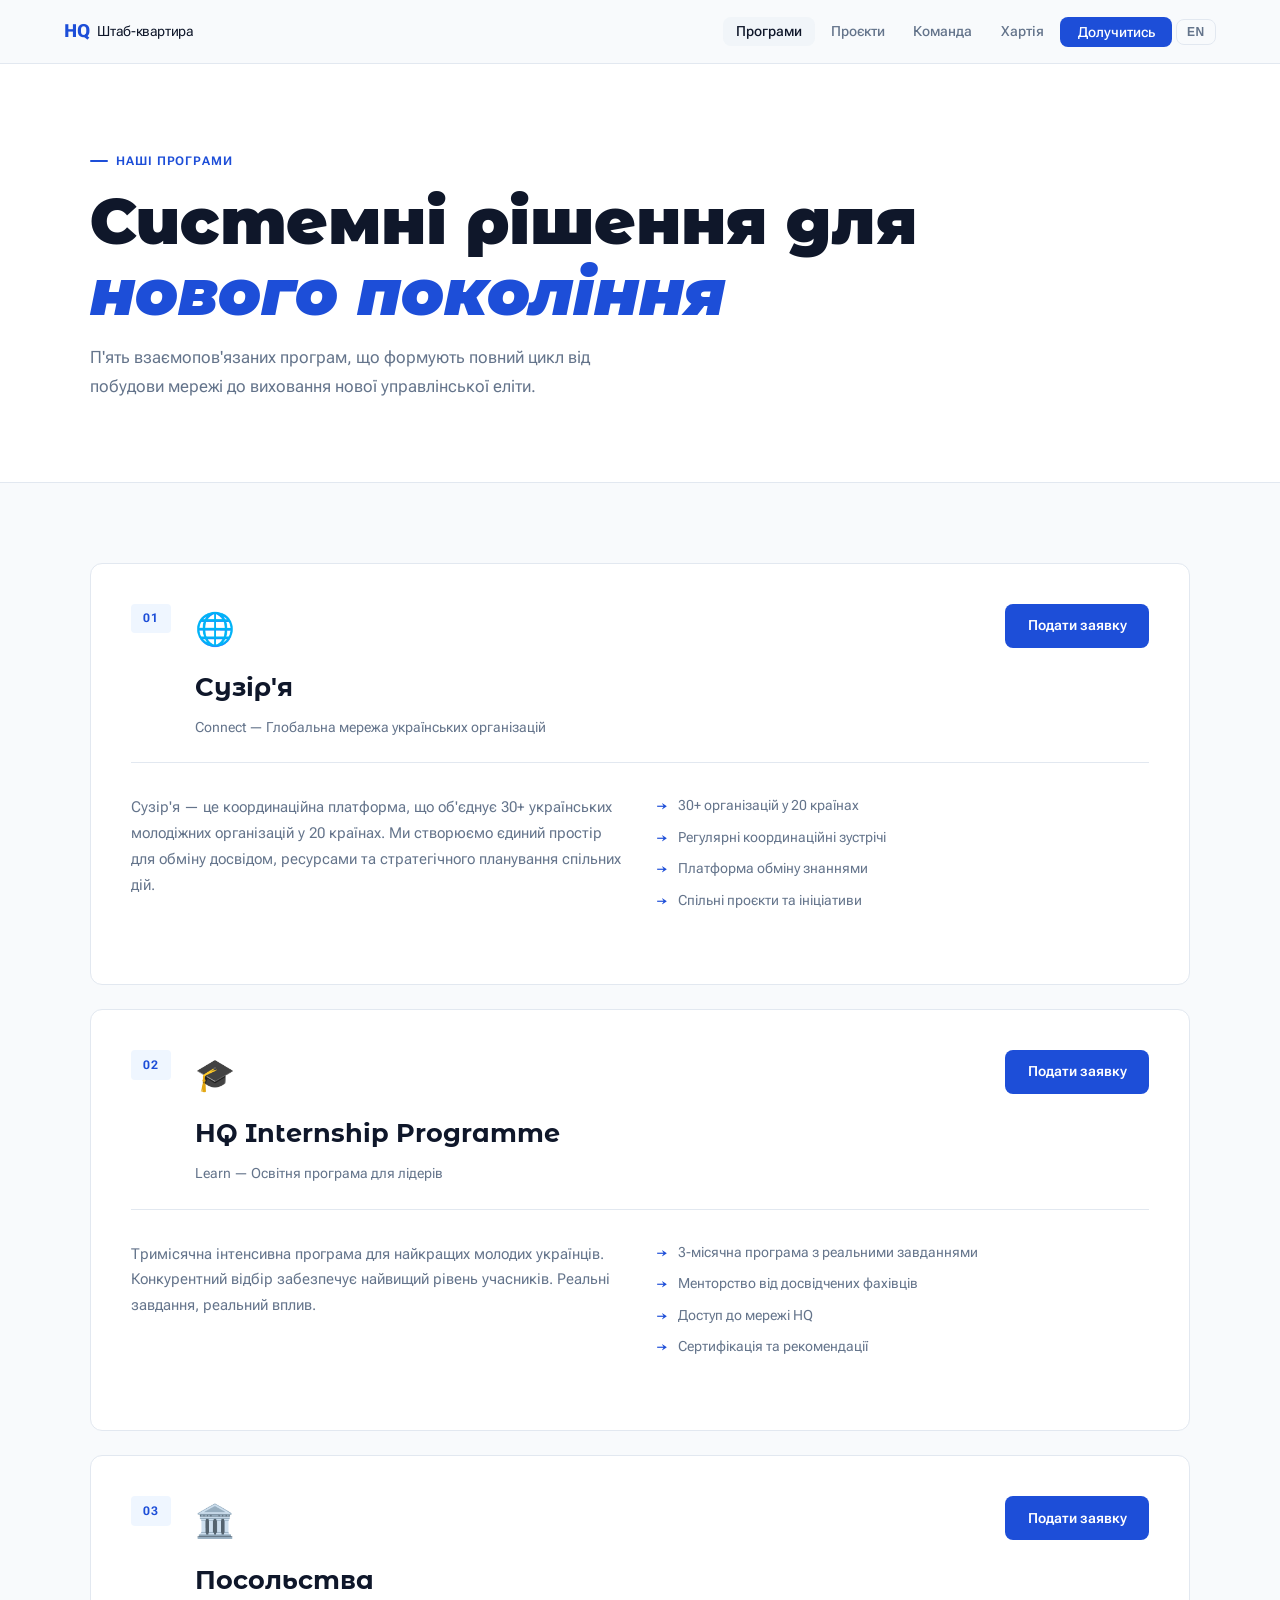
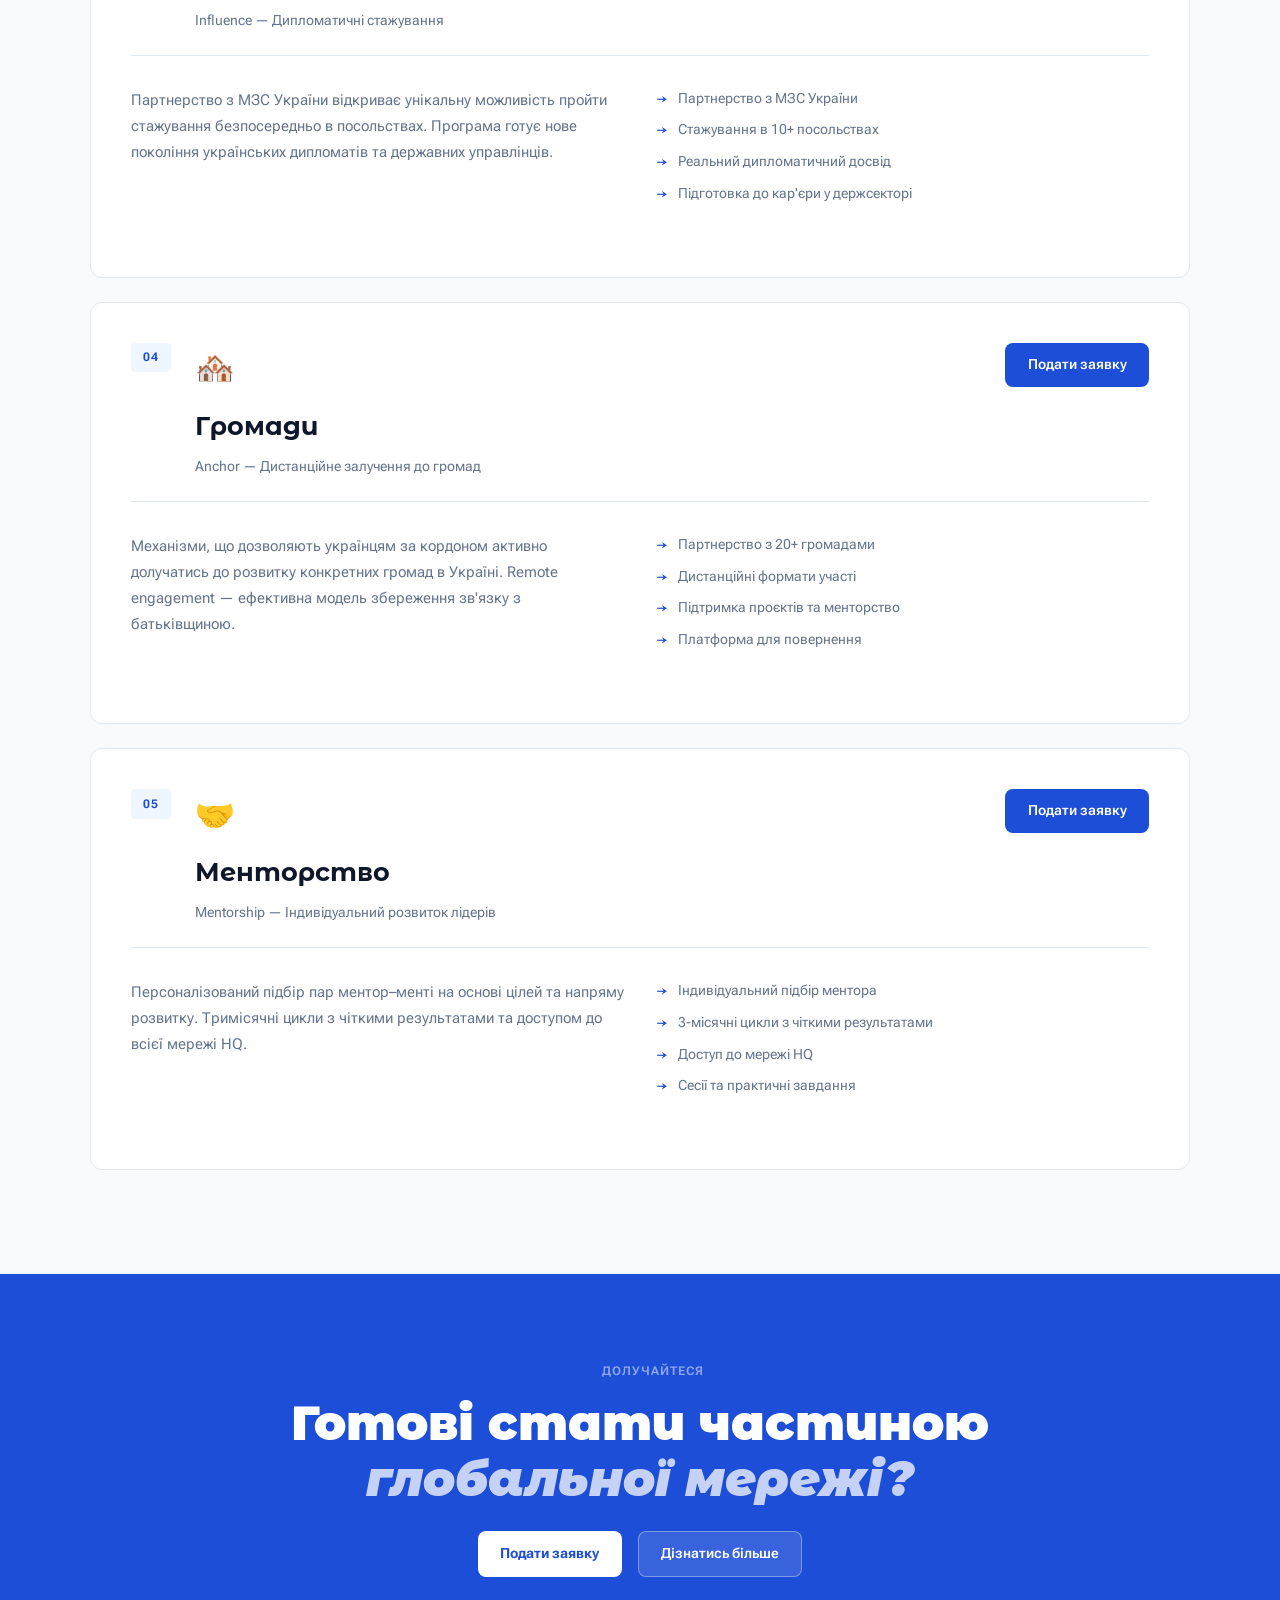
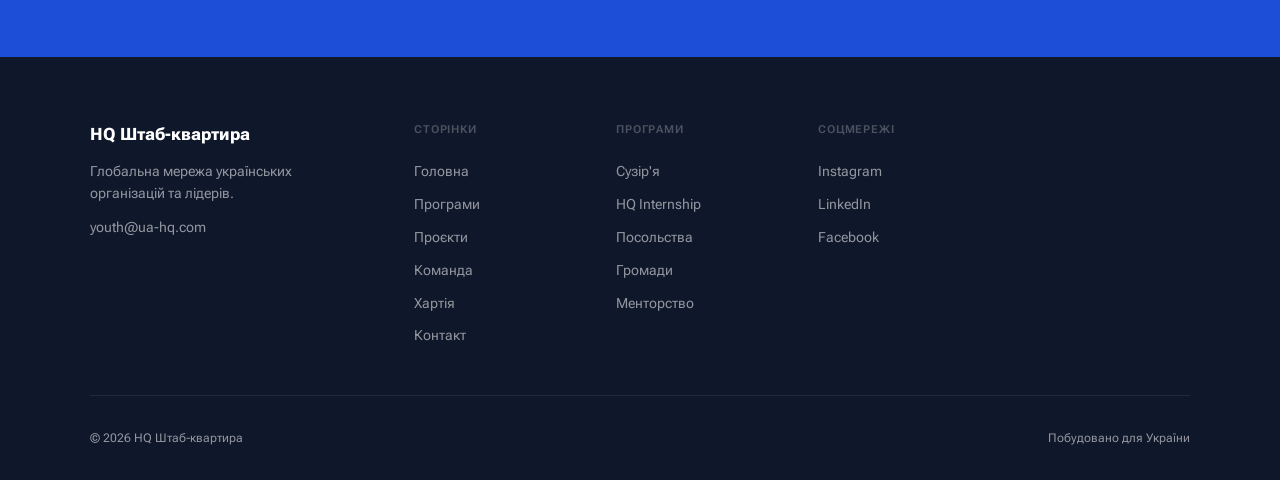
<file: products.html>
<!DOCTYPE html>
<html lang="uk">
<head>
<meta charset="UTF-8">
<meta name="viewport" content="width=device-width,initial-scale=1.0">
<title>Програми — HQ Ukrainian Youth Headquarters</title>
<meta name="description" content="HQ programs for Ukrainian youth: Suzirya coordination network, HQ Internship, mentorship, embassies and communities — active in 20 countries worldwide.">
<meta name="robots" content="index, follow">
<link rel="canonical" href="https://ua-hq.com/products.html">
<meta property="og:type" content="website">
<meta property="og:url" content="https://ua-hq.com/products.html">
<meta property="og:site_name" content="HQ Штаб-квартира">
<meta property="og:title" content="Програми — HQ Ukrainian Youth Headquarters">
<meta property="og:description" content="HQ programs: Suzirya network, internship, mentorship, embassies and communities for Ukrainian youth worldwide.">
<meta property="og:image" content="https://ua-hq.com/logo_orig.png">
<meta property="og:locale" content="uk_UA">
<meta name="twitter:card" content="summary">
<meta name="twitter:title" content="Програми — HQ Ukrainian Youth Headquarters">
<meta name="twitter:description" content="HQ programs for Ukrainian youth: network, internship, mentorship, embassies worldwide.">
<meta name="twitter:image" content="https://ua-hq.com/logo_orig.png">
<link rel="icon" href="logo_orig.png" type="image/png">
<link rel="preconnect" href="https://fonts.googleapis.com">
<link href="https://fonts.googleapis.com/css2?family=Montserrat+Alternates:ital,wght@0,300;0,400;0,500;0,600;0,700;0,800;0,900;1,400;1,700&family=Roboto+Flex:opsz,wght@8..144,100..1000&display=swap" rel="stylesheet">
<style>
:root{--bg:#F8FAFC;--card:#FFFFFF;--alt:#F1F5F9;--dark:#0F172A;--muted:#64748B;--accent:#1D4ED8;--accent-h:#1E40AF;--accent-bg:#EFF6FF;--gold:#D97706;--border:#E2E8F0;--r:12px;--r-sm:8px;--sh:0 1px 3px rgba(0,0,0,.06),0 4px 12px rgba(0,0,0,.04);--sh-md:0 4px 20px rgba(0,0,0,.08);}
*{margin:0;padding:0;box-sizing:border-box;}html{scroll-behavior:smooth;}
body{background:var(--bg);color:var(--dark);font-family:'Roboto Flex',-apple-system,BlinkMacSystemFont,"Segoe UI",sans-serif;overflow-x:hidden;line-height:1.6;}
nav{position:fixed;top:0;left:0;right:0;z-index:200;height:64px;display:flex;align-items:center;justify-content:space-between;padding:0 4rem;backdrop-filter:blur(20px) saturate(180%);background:rgba(248,250,252,.92);border-bottom:1px solid var(--border);}
.nav-brand{font-size:1.1rem;font-weight:800;color:var(--accent);text-decoration:none;letter-spacing:-.02em;display:flex;align-items:center;gap:.5rem;}
.nav-brand span{color:var(--dark);font-weight:400;font-size:.9rem;}
.nav-links{display:flex;gap:.2rem;list-style:none;align-items:center;}
.nav-links a{color:var(--muted);text-decoration:none;font-size:.875rem;font-weight:500;padding:.4rem .8rem;border-radius:var(--r-sm);transition:color .15s,background .15s;}
.nav-links a:hover,.nav-links a.active{color:var(--dark);background:var(--alt);}
.nav-cta{background:var(--accent)!important;color:#fff!important;padding:.45rem 1.1rem!important;border-radius:var(--r-sm)!important;}
.nav-cta:hover{background:var(--accent-h)!important;color:#fff!important;}
.lang-btn{background:none;border:1.5px solid var(--border);color:var(--muted);font-size:.75rem;font-weight:700;padding:.3rem .65rem;border-radius:var(--r-sm);cursor:pointer;transition:border-color .15s,color .15s;letter-spacing:.04em;}
.lang-btn:hover{border-color:var(--accent);color:var(--accent);}
.lang-btn-footer{border-color:rgba(255,255,255,.2);color:rgba(255,255,255,.5);}
.lang-btn-footer:hover{border-color:#fff;color:#fff;}
@media(min-width:901px){.lang-btn-footer{display:none;}}
@media(max-width:900px){.lang-btn-footer{display:none;}}
@media(max-width:900px){.nav-links .lang-btn{display:none;}}
.lang-btn-nav-mob{display:none;margin-left:auto;margin-right:.6rem;}
@media(max-width:900px){.lang-btn-nav-mob{display:flex;}}
@media(max-width:900px){nav{padding:0 1.5rem;}.nav-links{display:none;}}
.nav-toggle{display:none;background:none;border:none;cursor:pointer;padding:.4rem;flex-direction:column;gap:5px;align-items:center;justify-content:center;}
.nav-toggle span{display:block;width:22px;height:2px;background:var(--dark);border-radius:2px;transition:all .3s;}
.nav-toggle.active span:nth-child(1){transform:translateY(7px) rotate(45deg);}
.nav-toggle.active span:nth-child(2){opacity:0;}
.nav-toggle.active span:nth-child(3){transform:translateY(-7px) rotate(-45deg);}
@media(max-width:900px){.nav-toggle{display:flex;}}
.nav-mobile{display:none;position:fixed;top:64px;left:0;right:0;background:var(--card);border-bottom:1px solid var(--border);padding:1rem 1.5rem 1.5rem;z-index:199;flex-direction:column;gap:.25rem;box-shadow:0 8px 24px rgba(0,0,0,.08);}
.nav-mobile.open{display:flex;}
.nav-mobile a{color:var(--dark);text-decoration:none;font-size:.95rem;font-weight:500;padding:.65rem .75rem;border-radius:var(--r-sm);transition:background .15s;}
.nav-mobile a:hover,.nav-mobile a.active{background:var(--alt);}
.nav-mobile .mob-cta{background:var(--accent);color:#fff;text-align:center;border-radius:var(--r-sm);margin-top:.5rem;}
.nav-mobile .mob-cta:hover{background:var(--accent-h);color:#fff;}
.btn{display:inline-flex;align-items:center;gap:.4rem;padding:.65rem 1.4rem;border-radius:var(--r-sm);font-size:.9rem;font-weight:600;text-decoration:none;border:none;cursor:pointer;transition:all .2s;}
.btn-primary{background:var(--accent);color:#fff;}
.btn-primary:hover{background:var(--accent-h);transform:translateY(-1px);box-shadow:0 4px 14px rgba(29,78,216,.3);}
.btn-outline{background:transparent;color:var(--dark);border:1.5px solid var(--border);}
.btn-outline:hover{border-color:var(--dark);}
.btn-white{background:#fff;color:var(--accent);font-weight:700;}
.btn-ghost{background:rgba(255,255,255,.12);color:#fff;border:1.5px solid rgba(255,255,255,.35);}
.btn-ghost:hover{background:rgba(255,255,255,.22);}
section{padding:5rem 4rem;}.container{max-width:1100px;margin:0 auto;}
.s-tag{display:inline-flex;align-items:center;gap:.5rem;font-size:.72rem;font-weight:700;text-transform:uppercase;letter-spacing:.08em;color:var(--accent);margin-bottom:1rem;}
.s-tag::before{content:'';width:18px;height:2px;background:var(--accent);border-radius:2px;}
.s-title{font-family:'Montserrat Alternates',sans-serif;font-size:clamp(1.9rem,3.5vw,2.9rem);font-weight:700;line-height:1.2;color:var(--dark);margin-bottom:.75rem;}
.s-title em{font-style:italic;color:var(--accent);}
.s-sub{font-size:1rem;line-height:1.75;color:var(--muted);max-width:560px;}
@media(max-width:900px){section{padding:3.5rem 1.5rem;}}
.reveal{opacity:0;transform:translateY(24px);transition:opacity .6s ease,transform .6s ease;}
.reveal.visible{opacity:1;transform:none;}
footer{background:var(--dark);color:rgba(255,255,255,.55);padding:4rem 4rem 2rem;}
.footer-inner{max-width:1100px;margin:0 auto;}
.footer-top{display:grid;grid-template-columns:260px 1fr;gap:4rem;margin-bottom:3rem;}
.footer-brand-name{color:#fff;font-size:1.05rem;font-weight:800;margin-bottom:.75rem;}
.footer-desc{font-size:.85rem;line-height:1.65;}
.footer-links{display:grid;grid-template-columns:repeat(4,1fr);gap:2rem;}
.footer-col-title{font-size:.68rem;font-weight:700;text-transform:uppercase;letter-spacing:.08em;color:rgba(255,255,255,.25);margin-bottom:.75rem;}
.footer-col{display:flex;flex-direction:column;gap:.65rem;}
.footer-col a{color:rgba(255,255,255,.55);text-decoration:none;font-size:.875rem;transition:color .2s;}
.footer-col a:hover{color:#fff;}
.footer-bottom{border-top:1px solid rgba(255,255,255,.08);padding-top:2rem;display:flex;justify-content:space-between;font-size:.78rem;}
@media(max-width:900px){footer{padding:3rem 1.5rem 2rem;}.footer-top{grid-template-columns:1fr;gap:2.5rem;}.footer-links{grid-template-columns:repeat(2,1fr);}.footer-bottom{flex-direction:column;gap:.5rem;}}

/* PAGE HERO */
.page-hero{padding:9rem 4rem 5rem;background:var(--card);border-bottom:1px solid var(--border);}
.page-hero-inner{max-width:1100px;margin:0 auto;}
.page-hero h1{font-family:'Montserrat Alternates',sans-serif;font-size:clamp(2.4rem,5vw,4rem);font-weight:900;line-height:1.1;margin-bottom:1rem;color:var(--dark);}
.page-hero h1 em{font-style:italic;color:var(--accent);}
.page-hero-sub{font-size:1.05rem;line-height:1.75;color:var(--muted);max-width:540px;}
@media(max-width:900px){.page-hero{padding:7rem 1.5rem 4rem;}}

/* PRODUCTS */
.products-section{background:var(--bg);}
.program-block{border:1px solid var(--border);border-radius:var(--r);background:var(--card);overflow:hidden;margin-bottom:1.5rem;transition:box-shadow .25s;}
.program-block:hover{box-shadow:var(--sh-md);}
.program-header{padding:2.5rem 2.5rem 1.5rem;display:grid;grid-template-columns:auto 1fr auto;gap:1.5rem;align-items:start;}
.program-num{font-size:.72rem;font-weight:700;text-transform:uppercase;letter-spacing:.08em;color:var(--accent);background:var(--accent-bg);padding:.35rem .75rem;border-radius:4px;white-space:nowrap;}
.program-icon{font-size:2rem;margin-bottom:.75rem;}
.program-name{font-family:'Montserrat Alternates',sans-serif;font-size:1.6rem;font-weight:700;color:var(--dark);margin-bottom:.5rem;}
.program-tagline{font-size:.875rem;color:var(--muted);line-height:1.6;}
.program-body{padding:0 2.5rem 2.5rem;}
.program-divider{border:none;border-top:1px solid var(--border);margin-bottom:2rem;}
.program-grid{display:grid;grid-template-columns:1fr 1fr;gap:2rem;margin-bottom:2rem;}
.program-desc{font-size:.925rem;line-height:1.75;color:var(--muted);}
.program-features{list-style:none;display:flex;flex-direction:column;gap:.6rem;}
.program-features li{font-size:.875rem;color:var(--muted);display:flex;align-items:flex-start;gap:.6rem;line-height:1.5;}
.program-features li::before{content:'→';color:var(--accent);font-weight:700;flex-shrink:0;margin-top:1px;}
@media(max-width:700px){.program-header{grid-template-columns:1fr;}.program-grid{grid-template-columns:1fr;}}
</style>
</head>
<body>

<nav>
  <a href="index.html" class="nav-brand">HQ <span data-i18n="nav.brand">Штаб-квартира</span></a>
  <button class="lang-btn lang-btn-nav-mob">EN</button>
  <ul class="nav-links">
    <li><a href="products.html" class="active" data-i18n="nav.programs">Програми</a></li>
    <li><a href="projects.html" data-i18n="nav.projects">Проєкти</a></li>
    <li><a href="team.html" data-i18n="nav.team">Команда</a></li>
    <li><a href="charter.html" data-i18n="nav.charter">Хартія</a></li>
    <li><a href="contact.html" class="nav-cta" data-i18n="nav.join">Долучитись</a></li>
    <li><button class="lang-btn">EN</button></li>
  </ul>
  <button class="nav-toggle" id="nav-toggle" aria-label="Меню"><span></span><span></span><span></span></button>
</nav>
<div class="nav-mobile" id="nav-mobile">
  <a href="products.html" class="active" data-i18n="nav.programs">Програми</a>
  <a href="projects.html" data-i18n="nav.projects">Проєкти</a>
  <a href="team.html" data-i18n="nav.team">Команда</a>
  <a href="charter.html" data-i18n="nav.charter">Хартія</a>
  <a href="contact.html" class="mob-cta" data-i18n="nav.join">Долучитись</a>
</div>

<div class="page-hero">
  <div class="page-hero-inner">
    <div class="s-tag reveal" data-i18n="prod.page.tag">Наші програми</div>
    <h1 class="reveal" data-i18n="prod.page.title">Системні рішення для<br><em>нового покоління</em></h1>
    <p class="page-hero-sub reveal" data-i18n="prod.page.sub">П'ять взаємопов'язаних програм, що формують повний цикл від побудови мережі до виховання нової управлінської еліти.</p>
  </div>
</div>

<section class="products-section">
  <div class="container">

    <div class="program-block reveal" id="connect">
      <div class="program-header">
        <span class="program-num">01</span>
        <div>
          <div class="program-icon">🌐</div>
          <div class="program-name" data-i18n="prod.suz.name">Сузір'я</div>
          <p class="program-tagline" data-i18n="prod.suz.tagline">Connect — Глобальна мережа українських організацій</p>
        </div>
        <a href="contact.html" class="btn btn-primary" data-i18n="prod.suz.apply">Подати заявку</a>
      </div>
      <div class="program-body">
        <hr class="program-divider">
        <div class="program-grid">
          <p class="program-desc" data-i18n="prod.suz.full">Сузір'я — це координаційна платформа, що об'єднує 30+ українських молодіжних організацій у 20 країнах. Ми створюємо єдиний простір для обміну досвідом, ресурсами та стратегічного планування спільних дій.</p>
          <ul class="program-features">
            <li data-i18n="prod.suz.f1">30+ організацій у 20 країнах</li>
            <li data-i18n="prod.suz.f2">Регулярні координаційні зустрічі</li>
            <li data-i18n="prod.suz.f3">Платформа обміну знаннями</li>
            <li data-i18n="prod.suz.f4">Спільні проєкти та ініціативи</li>
          </ul>
        </div>
      </div>
    </div>

    <div class="program-block reveal" id="learn">
      <div class="program-header">
        <span class="program-num">02</span>
        <div>
          <div class="program-icon">🎓</div>
          <div class="program-name">HQ Internship Programme</div>
          <p class="program-tagline" data-i18n="prod.int.tagline">Learn — Освітня програма для лідерів</p>
        </div>
        <a href="contact.html" class="btn btn-primary" data-i18n="prod.suz.apply">Подати заявку</a>
      </div>
      <div class="program-body">
        <hr class="program-divider">
        <div class="program-grid">
          <p class="program-desc" data-i18n="prod.int.full">Тримісячна інтенсивна програма для найкращих молодих українців. Конкурентний відбір забезпечує найвищий рівень учасників. Реальні завдання, реальний вплив.</p>
          <ul class="program-features">
            <li data-i18n="prod.int.f1">3-місячна програма з реальними завданнями</li>
            <li data-i18n="prod.int.f2">Менторство від досвідчених фахівців</li>
            <li data-i18n="prod.int.f3">Доступ до мережі HQ</li>
            <li data-i18n="prod.int.f4">Сертифікація та рекомендації</li>
          </ul>
        </div>
      </div>
    </div>

    <div class="program-block reveal" id="influence">
      <div class="program-header">
        <span class="program-num">03</span>
        <div>
          <div class="program-icon">🏛️</div>
          <div class="program-name" data-i18n="prod.emb.name">Посольства</div>
          <p class="program-tagline" data-i18n="prod.emb.tagline">Influence — Дипломатичні стажування</p>
        </div>
        <a href="contact.html" class="btn btn-primary" data-i18n="prod.suz.apply">Подати заявку</a>
      </div>
      <div class="program-body">
        <hr class="program-divider">
        <div class="program-grid">
          <p class="program-desc" data-i18n="prod.emb.full">Партнерство з МЗС України відкриває унікальну можливість пройти стажування безпосередньо в посольствах. Програма готує нове покоління українських дипломатів та державних управлінців.</p>
          <ul class="program-features">
            <li data-i18n="prod.emb.f1">Партнерство з МЗС України</li>
            <li data-i18n="prod.emb.f2">Стажування в 10+ посольствах</li>
            <li data-i18n="prod.emb.f3">Реальний дипломатичний досвід</li>
            <li data-i18n="prod.emb.f4">Підготовка до кар'єри у держсекторі</li>
          </ul>
        </div>
      </div>
    </div>

    <div class="program-block reveal" id="anchor">
      <div class="program-header">
        <span class="program-num">04</span>
        <div>
          <div class="program-icon">🏘️</div>
          <div class="program-name" data-i18n="prod.hrom.name">Громади</div>
          <p class="program-tagline" data-i18n="prod.hrom.tagline">Anchor — Дистанційне залучення до громад</p>
        </div>
        <a href="contact.html" class="btn btn-primary" data-i18n="prod.suz.apply">Подати заявку</a>
      </div>
      <div class="program-body">
        <hr class="program-divider">
        <div class="program-grid">
          <p class="program-desc" data-i18n="prod.hrom.full">Механізми, що дозволяють українцям за кордоном активно долучатись до розвитку конкретних громад в Україні. Remote engagement — ефективна модель збереження зв'язку з батьківщиною.</p>
          <ul class="program-features">
            <li data-i18n="prod.hrom.f1">Партнерство з 20+ громадами</li>
            <li data-i18n="prod.hrom.f2">Дистанційні формати участі</li>
            <li data-i18n="prod.hrom.f3">Підтримка проєктів та менторство</li>
            <li data-i18n="prod.hrom.f4">Платформа для повернення</li>
          </ul>
        </div>
      </div>
    </div>

    <div class="program-block reveal" id="mentorship">
      <div class="program-header">
        <span class="program-num">05</span>
        <div>
          <div class="program-icon">🤝</div>
          <div class="program-name" data-i18n="prod.ment.name">Менторство</div>
          <p class="program-tagline" data-i18n="prod.ment.tagline">Mentorship — Індивідуальний розвиток лідерів</p>
        </div>
        <a href="contact.html" class="btn btn-primary" data-i18n="prod.suz.apply">Подати заявку</a>
      </div>
      <div class="program-body">
        <hr class="program-divider">
        <div class="program-grid">
          <p class="program-desc" data-i18n="prod.ment.full">Персоналізований підбір пар ментор–менті на основі цілей та напряму розвитку. Тримісячні цикли з чіткими результатами та доступом до всієї мережі HQ.</p>
          <ul class="program-features">
            <li data-i18n="prod.ment.f1">Індивідуальний підбір ментора</li>
            <li data-i18n="prod.ment.f2">3-місячні цикли з чіткими результатами</li>
            <li data-i18n="prod.ment.f3">Доступ до мережі HQ</li>
            <li data-i18n="prod.ment.f4">Сесії та практичні завдання</li>
          </ul>
        </div>
      </div>
    </div>

  </div>
</section>

<section style="background:var(--accent);text-align:center;">
  <div class="container">
    <div class="s-tag reveal" style="color:rgba(255,255,255,.5);justify-content:center;" data-i18n="prod.cta.tag">Долучайтеся</div>
    <h2 style="font-family:'Montserrat Alternates',sans-serif;font-size:clamp(1.8rem,4vw,3rem);font-weight:900;color:#fff;line-height:1.15;margin-bottom:1.5rem;" class="reveal" data-i18n="prod.cta.title">Готові стати частиною<br><em style="opacity:.75">глобальної мережі?</em></h2>
    <div class="reveal" style="display:flex;gap:1rem;justify-content:center;flex-wrap:wrap;">
      <a href="contact.html" class="btn btn-white" data-i18n="prod.cta.apply">Подати заявку</a>
      <a href="contact.html" class="btn btn-ghost" data-i18n="prod.cta.learn">Дізнатись більше</a>
    </div>
  </div>
</section>

<footer>
  <div class="footer-inner">
    <div class="footer-top">
      <div>
        <div class="footer-brand-name">HQ Штаб-квартира</div>
        <p class="footer-desc" data-i18n="ft.desc">Глобальна мережа українських організацій та лідерів.</p>
        <p class="footer-desc" style="margin-top:.75rem"><a class="obf-email" href="#" style="color:rgba(255,255,255,.55);text-decoration:none;">&#121;&#111;&#117;&#116;&#104;&#64;&#117;&#97;&#45;&#104;&#113;&#46;&#99;&#111;&#109;</a></p>
      </div>
      <div class="footer-links">
        <div class="footer-col">
          <div class="footer-col-title" data-i18n="ft.col1">Сторінки</div>
          <a href="index.html" data-i18n="ft.home">Головна</a>
          <a href="products.html" data-i18n="ft.programs">Програми</a>
          <a href="projects.html" data-i18n="ft.projects">Проєкти</a>
          <a href="team.html" data-i18n="ft.team">Команда</a>
          <a href="charter.html" data-i18n="ft.charter">Хартія</a>
          <a href="contact.html" data-i18n="ft.contact">Контакт</a>
        </div>
        <div class="footer-col">
          <div class="footer-col-title" data-i18n="ft.col2">Програми</div>
          <a href="products.html#connect" data-i18n="prod.suz.name">Сузір'я</a>
          <a href="products.html#learn">HQ Internship</a>
          <a href="products.html#influence" data-i18n="prod.emb.name">Посольства</a>
          <a href="products.html#anchor" data-i18n="prod.hrom.name">Громади</a>
          <a href="products.html#mentorship" data-i18n="prod.ment.name">Менторство</a>
        </div>
        <div class="footer-col">
          <div class="footer-col-title" data-i18n="ft.col3">Соцмережі</div>
          <a href="https://www.instagram.com/uniting_uayouth_worldwide/" target="_blank" rel="noopener">Instagram</a>
          <a href="https://www.linkedin.com/company/headquarters-ua/posts/?feedView=all" target="_blank" rel="noopener">LinkedIn</a>
          <a href="https://www.facebook.com/profile.php?id=61586976269853&locale=uk_UA" target="_blank" rel="noopener">Facebook</a>
        </div>
      </div>
    </div>
    <div class="footer-bottom"><span>© <span id="yr"></span> HQ Штаб-квартира</span><span data-i18n="ft.built">Побудовано для України</span><button class="lang-btn lang-btn-footer">EN</button></div>
  </div>
</footer>

<script>
const obs=new IntersectionObserver(entries=>{entries.forEach(e=>{if(e.isIntersecting){e.target.classList.add('visible');obs.unobserve(e.target);}});},{threshold:.06});
document.querySelectorAll('.reveal').forEach(el=>obs.observe(el));
document.getElementById('yr').textContent=new Date().getFullYear();
const navTog=document.getElementById('nav-toggle');
const navMob=document.getElementById('nav-mobile');
if(navTog){navTog.addEventListener('click',()=>{navMob.classList.toggle('open');navTog.classList.toggle('active');});navMob.querySelectorAll('a').forEach(a=>a.addEventListener('click',()=>{navMob.classList.remove('open');navTog.classList.remove('active');}));}
</script>
<script src="lang.js" defer></script>
</body>
</html>
</file>
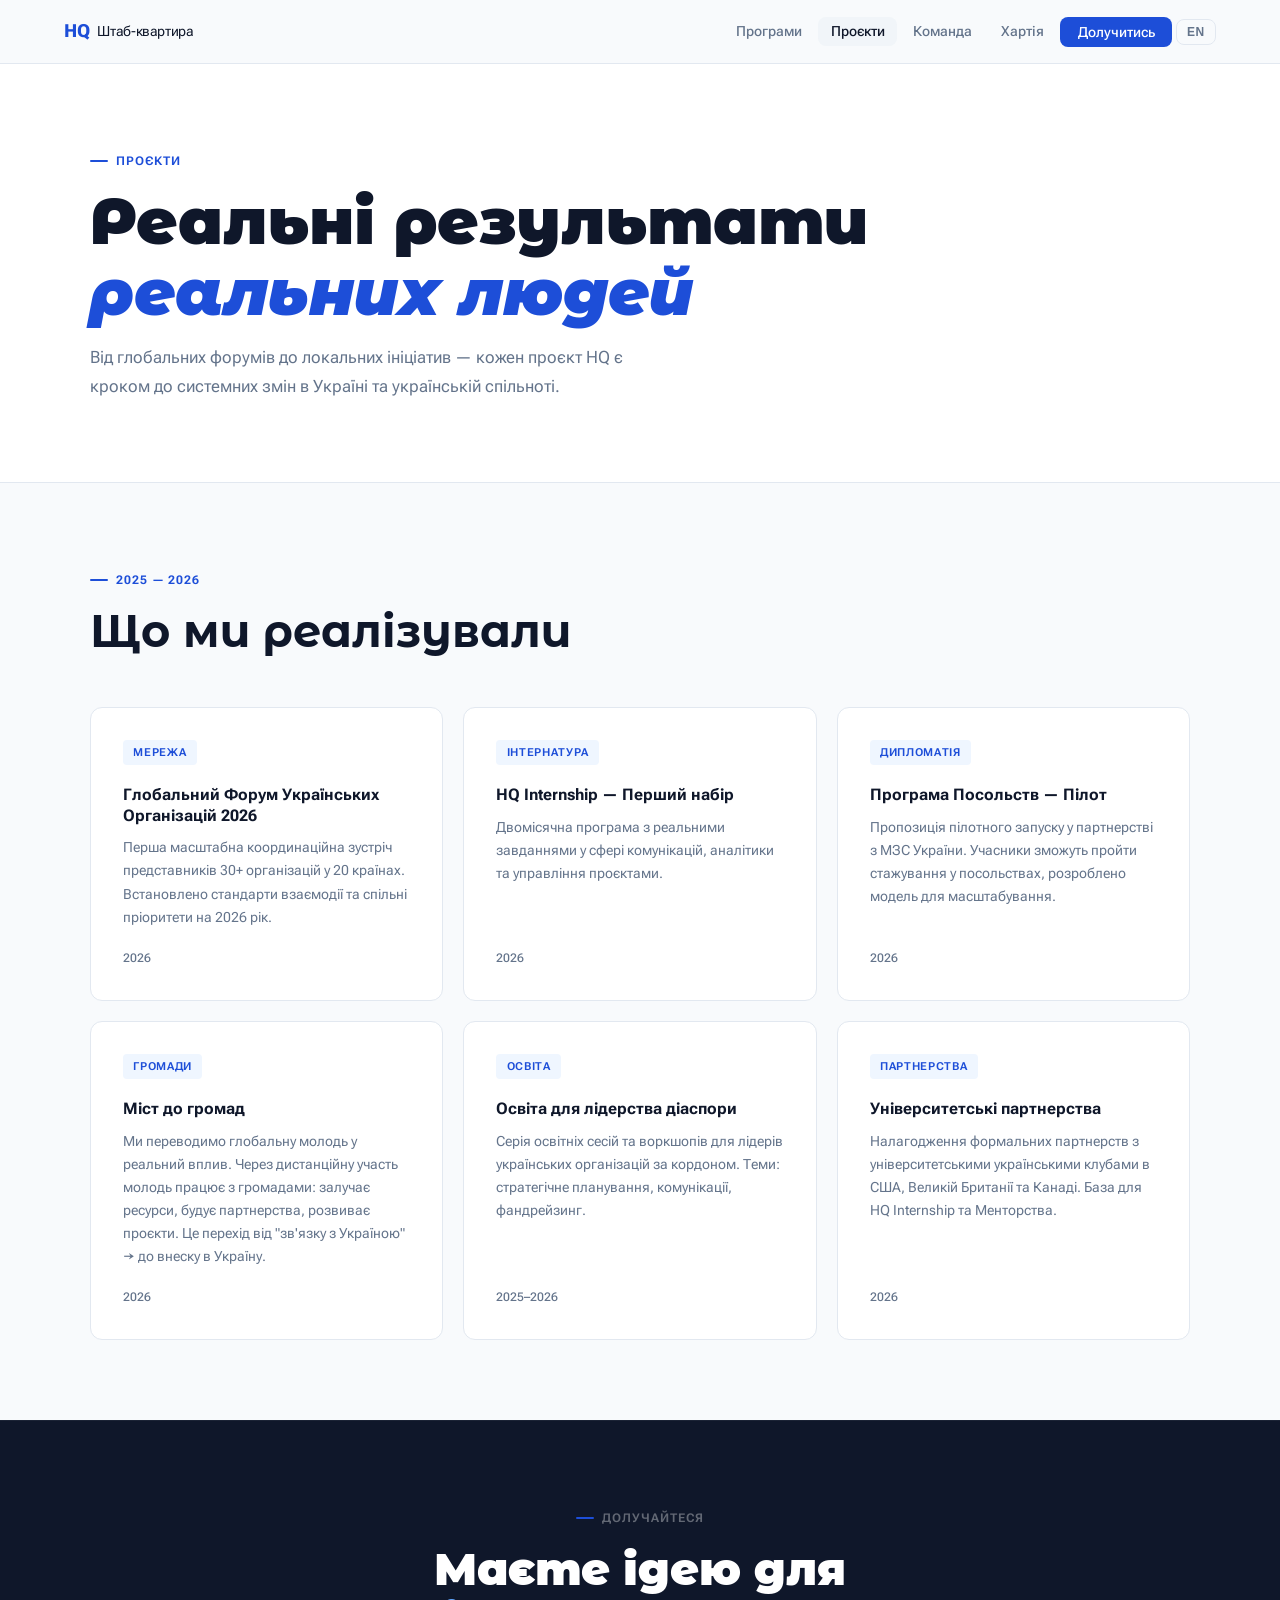
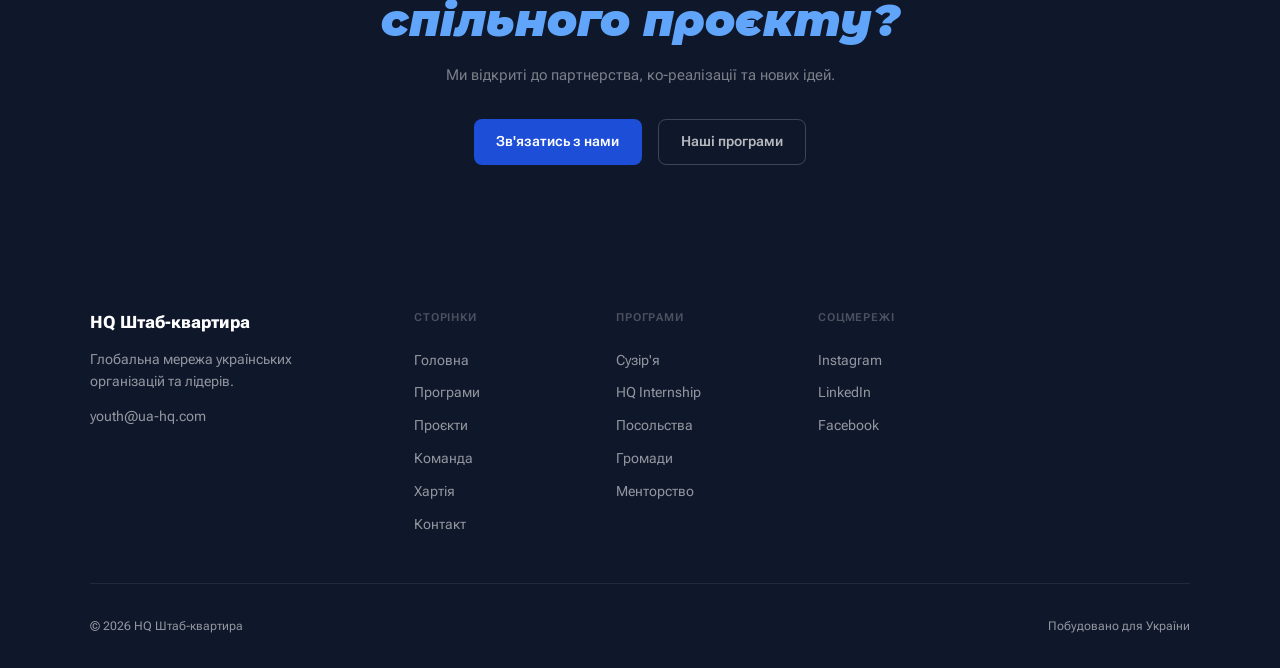
<file: projects.html>
<!DOCTYPE html>
<html lang="uk">
<head>
<meta charset="UTF-8">
<meta name="viewport" content="width=device-width,initial-scale=1.0">
<title>Проєкти — HQ Ukrainian Youth Headquarters</title>
<meta name="description" content="HQ projects — initiatives by the global Ukrainian youth headquarters network operating in 20+ countries. Building connections, leadership and advocacy.">
<meta name="robots" content="index, follow">
<link rel="canonical" href="https://ua-hq.com/projects.html">
<meta property="og:type" content="website">
<meta property="og:url" content="https://ua-hq.com/projects.html">
<meta property="og:site_name" content="HQ Штаб-квартира">
<meta property="og:title" content="Проєкти — HQ Ukrainian Youth Headquarters">
<meta property="og:description" content="Projects by HQ — the global Ukrainian youth headquarters. Building connections and leadership across 20+ countries.">
<meta property="og:image" content="https://ua-hq.com/logo_orig.png">
<meta property="og:locale" content="uk_UA">
<meta name="twitter:card" content="summary">
<meta name="twitter:title" content="Проєкти — HQ Ukrainian Youth Headquarters">
<meta name="twitter:description" content="Projects by the global Ukrainian youth headquarters — 20+ countries.">
<meta name="twitter:image" content="https://ua-hq.com/logo_orig.png">
<link rel="icon" href="logo_orig.png" type="image/png">
<link rel="preconnect" href="https://fonts.googleapis.com">
<link href="https://fonts.googleapis.com/css2?family=Montserrat+Alternates:ital,wght@0,300;0,400;0,500;0,600;0,700;0,800;0,900;1,400;1,700&family=Roboto+Flex:opsz,wght@8..144,100..1000&display=swap" rel="stylesheet">
<style>
:root{--bg:#F8FAFC;--card:#FFFFFF;--alt:#F1F5F9;--dark:#0F172A;--muted:#64748B;--accent:#1D4ED8;--accent-h:#1E40AF;--accent-bg:#EFF6FF;--gold:#D97706;--border:#E2E8F0;--r:12px;--r-sm:8px;--sh:0 1px 3px rgba(0,0,0,.06),0 4px 12px rgba(0,0,0,.04);--sh-md:0 4px 20px rgba(0,0,0,.08);}
*{margin:0;padding:0;box-sizing:border-box;}html{scroll-behavior:smooth;}
body{background:var(--bg);color:var(--dark);font-family:'Roboto Flex',-apple-system,BlinkMacSystemFont,"Segoe UI",sans-serif;overflow-x:hidden;line-height:1.6;}
nav{position:fixed;top:0;left:0;right:0;z-index:200;height:64px;display:flex;align-items:center;justify-content:space-between;padding:0 4rem;backdrop-filter:blur(20px) saturate(180%);background:rgba(248,250,252,.92);border-bottom:1px solid var(--border);}
.nav-brand{font-size:1.1rem;font-weight:800;color:var(--accent);text-decoration:none;letter-spacing:-.02em;display:flex;align-items:center;gap:.5rem;}
.nav-brand span{color:var(--dark);font-weight:400;font-size:.9rem;}
.nav-links{display:flex;gap:.2rem;list-style:none;align-items:center;}
.nav-links a{color:var(--muted);text-decoration:none;font-size:.875rem;font-weight:500;padding:.4rem .8rem;border-radius:var(--r-sm);transition:color .15s,background .15s;}
.nav-links a:hover,.nav-links a.active{color:var(--dark);background:var(--alt);}
.nav-cta{background:var(--accent)!important;color:#fff!important;padding:.45rem 1.1rem!important;border-radius:var(--r-sm)!important;}
.nav-cta:hover{background:var(--accent-h)!important;color:#fff!important;}
.lang-btn{background:none;border:1.5px solid var(--border);color:var(--muted);font-size:.75rem;font-weight:700;padding:.3rem .65rem;border-radius:var(--r-sm);cursor:pointer;transition:border-color .15s,color .15s;letter-spacing:.04em;}
.lang-btn:hover{border-color:var(--accent);color:var(--accent);}
.lang-btn-footer{border-color:rgba(255,255,255,.2);color:rgba(255,255,255,.5);}
.lang-btn-footer:hover{border-color:#fff;color:#fff;}
@media(min-width:901px){.lang-btn-footer{display:none;}}
@media(max-width:900px){.lang-btn-footer{display:none;}}
@media(max-width:900px){.nav-links .lang-btn{display:none;}}
.lang-btn-nav-mob{display:none;margin-left:auto;margin-right:.6rem;}
@media(max-width:900px){.lang-btn-nav-mob{display:flex;}}
@media(max-width:900px){nav{padding:0 1.5rem;}.nav-links{display:none;}}
.nav-toggle{display:none;background:none;border:none;cursor:pointer;padding:.4rem;flex-direction:column;gap:5px;align-items:center;justify-content:center;}
.nav-toggle span{display:block;width:22px;height:2px;background:var(--dark);border-radius:2px;transition:all .3s;}
.nav-toggle.active span:nth-child(1){transform:translateY(7px) rotate(45deg);}
.nav-toggle.active span:nth-child(2){opacity:0;}
.nav-toggle.active span:nth-child(3){transform:translateY(-7px) rotate(-45deg);}
@media(max-width:900px){.nav-toggle{display:flex;}}
.nav-mobile{display:none;position:fixed;top:64px;left:0;right:0;background:var(--card);border-bottom:1px solid var(--border);padding:1rem 1.5rem 1.5rem;z-index:199;flex-direction:column;gap:.25rem;box-shadow:0 8px 24px rgba(0,0,0,.08);}
.nav-mobile.open{display:flex;}
.nav-mobile a{color:var(--dark);text-decoration:none;font-size:.95rem;font-weight:500;padding:.65rem .75rem;border-radius:var(--r-sm);transition:background .15s;}
.nav-mobile a:hover,.nav-mobile a.active{background:var(--alt);}
.nav-mobile .mob-cta{background:var(--accent);color:#fff;text-align:center;border-radius:var(--r-sm);margin-top:.5rem;}
.nav-mobile .mob-cta:hover{background:var(--accent-h);color:#fff;}
.btn{display:inline-flex;align-items:center;gap:.4rem;padding:.65rem 1.4rem;border-radius:var(--r-sm);font-size:.9rem;font-weight:600;text-decoration:none;border:none;cursor:pointer;transition:all .2s;}
.btn-primary{background:var(--accent);color:#fff;}
.btn-primary:hover{background:var(--accent-h);transform:translateY(-1px);box-shadow:0 4px 14px rgba(29,78,216,.3);}
.btn-outline{background:transparent;color:var(--dark);border:1.5px solid var(--border);}
.btn-outline:hover{border-color:var(--dark);}
section{padding:5rem 4rem;}.container{max-width:1100px;margin:0 auto;}
.s-tag{display:inline-flex;align-items:center;gap:.5rem;font-size:.72rem;font-weight:700;text-transform:uppercase;letter-spacing:.08em;color:var(--accent);margin-bottom:1rem;}
.s-tag::before{content:'';width:18px;height:2px;background:var(--accent);border-radius:2px;}
.s-title{font-family:'Montserrat Alternates',sans-serif;font-size:clamp(1.9rem,3.5vw,2.9rem);font-weight:700;line-height:1.2;color:var(--dark);margin-bottom:.75rem;}
.s-title em{font-style:italic;color:var(--accent);}
.s-sub{font-size:1rem;line-height:1.75;color:var(--muted);max-width:560px;}
@media(max-width:900px){section{padding:3.5rem 1.5rem;}}
.reveal{opacity:0;transform:translateY(24px);transition:opacity .6s ease,transform .6s ease;}
.reveal.visible{opacity:1;transform:none;}
footer{background:var(--dark);color:rgba(255,255,255,.55);padding:4rem 4rem 2rem;}
.footer-inner{max-width:1100px;margin:0 auto;}
.footer-top{display:grid;grid-template-columns:260px 1fr;gap:4rem;margin-bottom:3rem;}
.footer-brand-name{color:#fff;font-size:1.05rem;font-weight:800;margin-bottom:.75rem;}
.footer-desc{font-size:.85rem;line-height:1.65;}
.footer-links{display:grid;grid-template-columns:repeat(4,1fr);gap:2rem;}
.footer-col-title{font-size:.68rem;font-weight:700;text-transform:uppercase;letter-spacing:.08em;color:rgba(255,255,255,.25);margin-bottom:.75rem;}
.footer-col{display:flex;flex-direction:column;gap:.65rem;}
.footer-col a{color:rgba(255,255,255,.55);text-decoration:none;font-size:.875rem;transition:color .2s;}
.footer-col a:hover{color:#fff;}
.footer-bottom{border-top:1px solid rgba(255,255,255,.08);padding-top:2rem;display:flex;justify-content:space-between;font-size:.78rem;}
@media(max-width:900px){footer{padding:3rem 1.5rem 2rem;}.footer-top{grid-template-columns:1fr;gap:2.5rem;}.footer-links{grid-template-columns:repeat(2,1fr);}.footer-bottom{flex-direction:column;gap:.5rem;}}

.page-hero{padding:9rem 4rem 5rem;background:var(--card);border-bottom:1px solid var(--border);}
.page-hero-inner{max-width:1100px;margin:0 auto;}
.page-hero h1{font-family:'Montserrat Alternates',sans-serif;font-size:clamp(2.4rem,5vw,4rem);font-weight:900;line-height:1.1;margin-bottom:1rem;color:var(--dark);}
.page-hero h1 em{font-style:italic;color:var(--accent);}
.page-hero-sub{font-size:1.05rem;line-height:1.75;color:var(--muted);max-width:540px;}
@media(max-width:900px){.page-hero{padding:7rem 1.5rem 4rem;}}

/* PROJECTS GRID */
.projects-grid{display:grid;grid-template-columns:repeat(3,1fr);gap:1.25rem;margin-top:3rem;}
.project-card{background:var(--card);border:1px solid var(--border);border-radius:var(--r);padding:2rem;transition:border-color .2s,transform .2s,box-shadow .2s;display:flex;flex-direction:column;}
.project-card:hover{border-color:var(--accent);transform:translateY(-3px);box-shadow:var(--sh-md);}
.project-tag{display:inline-flex;align-items:center;font-size:.68rem;font-weight:700;text-transform:uppercase;letter-spacing:.06em;color:var(--accent);background:var(--accent-bg);padding:.25rem .65rem;border-radius:4px;margin-bottom:1.25rem;width:fit-content;}
.project-name{font-size:1rem;font-weight:700;color:var(--dark);margin-bottom:.6rem;line-height:1.3;}
.project-desc{font-size:.875rem;line-height:1.65;color:var(--muted);flex:1;}
.project-year{margin-top:1.25rem;font-size:.75rem;color:var(--muted);font-weight:500;}
@media(max-width:900px){.projects-grid{grid-template-columns:1fr 1fr;}}
@media(max-width:600px){.projects-grid{grid-template-columns:1fr;}}
</style>
</head>
<body>

<nav>
  <a href="index.html" class="nav-brand">HQ <span data-i18n="nav.brand">Штаб-квартира</span></a>
  <button class="lang-btn lang-btn-nav-mob">EN</button>
  <ul class="nav-links">
    <li><a href="products.html" data-i18n="nav.programs">Програми</a></li>
    <li><a href="projects.html" class="active" data-i18n="nav.projects">Проєкти</a></li>
    <li><a href="team.html" data-i18n="nav.team">Команда</a></li>
    <li><a href="charter.html" data-i18n="nav.charter">Хартія</a></li>
    <li><a href="contact.html" class="nav-cta" data-i18n="nav.join">Долучитись</a></li>
    <li><button class="lang-btn">EN</button></li>
  </ul>
  <button class="nav-toggle" id="nav-toggle" aria-label="Меню"><span></span><span></span><span></span></button>
</nav>
<div class="nav-mobile" id="nav-mobile">
  <a href="products.html" data-i18n="nav.programs">Програми</a>
  <a href="projects.html" class="active" data-i18n="nav.projects">Проєкти</a>
  <a href="team.html" data-i18n="nav.team">Команда</a>
  <a href="charter.html" data-i18n="nav.charter">Хартія</a>
  <a href="contact.html" class="mob-cta" data-i18n="nav.join">Долучитись</a>
</div>

<div class="page-hero">
  <div class="page-hero-inner">
    <div class="s-tag reveal" data-i18n="proj.tag">Проєкти</div>
    <h1 class="reveal" data-i18n="proj.title">Реальні результати<br><em>реальних людей</em></h1>
    <p class="page-hero-sub reveal" data-i18n="proj.sub">Від глобальних форумів до локальних ініціатив — кожен проєкт HQ є кроком до системних змін в Україні та українській спільноті.</p>
  </div>
</div>

<section>
  <div class="container">
    <div class="s-tag reveal">2025 — 2026</div>
    <h2 class="s-title reveal" data-i18n="proj.section">Що ми реалізували</h2>
    <div class="projects-grid">
      <div class="project-card reveal">
        <span class="project-tag" data-i18n="proj.p1.tag">Мережа</span>
        <div class="project-name" data-i18n="proj.p1.name">Глобальний Форум Українських Організацій 2026</div>
        <p class="project-desc" data-i18n="proj.p1.desc">Перша масштабна координаційна зустріч представників 30+ організацій у 20 країнах. Встановлено стандарти взаємодії та спільні пріоритети на 2026 рік.</p>
        <div class="project-year">2026</div>
      </div>
      <div class="project-card reveal">
        <span class="project-tag" data-i18n="proj.p2.tag">Інтернатура</span>
        <div class="project-name" data-i18n="proj.p2.name">HQ Internship — Перший набір</div>
        <p class="project-desc" data-i18n="proj.p2.desc">Двомісячна програма з реальними завданнями у сфері комунікацій, аналітики та управління проєктами.</p>
        <div class="project-year">2026</div>
      </div>
      <div class="project-card reveal">
        <span class="project-tag" data-i18n="proj.p3.tag">Дипломатія</span>
        <div class="project-name" data-i18n="proj.p3.name">Програма Посольств — Пілот</div>
        <p class="project-desc" data-i18n="proj.p3.desc">Пропозиція пілотного запуску у партнерстві з МЗС України. Учасники зможуть пройти стажування у посольствах, розроблено модель для масштабування.</p>
        <div class="project-year">2026</div>
      </div>
      <div class="project-card reveal">
        <span class="project-tag" data-i18n="proj.p4.tag">Громади</span>
        <div class="project-name" data-i18n="proj.p4.name">Міст до громад</div>
        <p class="project-desc" data-i18n="proj.p4.desc">Ми переводимо глобальну молодь у реальний вплив. Через дистанційну участь молодь працює з громадами: залучає ресурси, будує партнерства, розвиває проєкти. Це перехід від "зв'язку з Україною" → до внеску в Україну.</p>
        <div class="project-year">2026</div>
      </div>
      <div class="project-card reveal">
        <span class="project-tag" data-i18n="proj.p5.tag">Освіта</span>
        <div class="project-name" data-i18n="proj.p5.name">Освіта для лідерства діаспори</div>
        <p class="project-desc" data-i18n="proj.p5.desc">Серія освітніх сесій та воркшопів для лідерів українських організацій за кордоном. Теми: стратегічне планування, комунікації, фандрейзинг.</p>
        <div class="project-year">2025–2026</div>
      </div>
      <div class="project-card reveal">
        <span class="project-tag" data-i18n="proj.p6.tag">Партнерства</span>
        <div class="project-name" data-i18n="proj.p6.name">Університетські партнерства</div>
        <p class="project-desc" data-i18n="proj.p6.desc">Налагодження формальних партнерств з університетськими українськими клубами в США, Великій Британії та Канаді. База для HQ Internship та Менторства.</p>
        <div class="project-year">2026</div>
      </div>
    </div>
  </div>
</section>

<section style="background:var(--dark);border-top:1px solid rgba(255,255,255,.05);text-align:center;">
  <div class="container">
    <div class="s-tag reveal" style="color:rgba(255,255,255,.35);justify-content:center;" data-i18n="proj.cta.tag">Долучайтеся</div>
    <h2 style="font-family:'Montserrat Alternates',sans-serif;font-size:clamp(1.8rem,3.5vw,2.8rem);font-weight:900;color:#fff;line-height:1.15;margin-bottom:1rem;" class="reveal" data-i18n="proj.cta.title">Маєте ідею для<br><em style="color:#60A5FA">спільного проєкту?</em></h2>
    <p style="color:rgba(255,255,255,.45);margin-bottom:2rem;font-size:.95rem;" class="reveal" data-i18n="proj.cta.sub">Ми відкриті до партнерства, ко-реалізації та нових ідей.</p>
    <div class="reveal" style="display:flex;gap:1rem;justify-content:center;flex-wrap:wrap;">
      <a href="contact.html" class="btn btn-primary" data-i18n="proj.cta.btn1">Зв'язатись з нами</a>
      <a href="products.html" class="btn btn-outline" style="color:rgba(255,255,255,.7);border-color:rgba(255,255,255,.2);" data-i18n="proj.cta.btn2">Наші програми</a>
    </div>
  </div>
</section>

<footer>
  <div class="footer-inner">
    <div class="footer-top">
      <div>
        <div class="footer-brand-name">HQ Штаб-квартира</div>
        <p class="footer-desc" data-i18n="ft.desc">Глобальна мережа українських організацій та лідерів.</p>
        <p class="footer-desc" style="margin-top:.75rem"><a class="obf-email" href="#" style="color:rgba(255,255,255,.55);text-decoration:none;">&#121;&#111;&#117;&#116;&#104;&#64;&#117;&#97;&#45;&#104;&#113;&#46;&#99;&#111;&#109;</a></p>
      </div>
      <div class="footer-links">
        <div class="footer-col">
          <div class="footer-col-title" data-i18n="ft.col1">Сторінки</div>
          <a href="index.html" data-i18n="ft.home">Головна</a>
          <a href="products.html" data-i18n="ft.programs">Програми</a>
          <a href="projects.html" data-i18n="ft.projects">Проєкти</a>
          <a href="team.html" data-i18n="ft.team">Команда</a>
          <a href="charter.html" data-i18n="ft.charter">Хартія</a>
          <a href="contact.html" data-i18n="ft.contact">Контакт</a>
        </div>
        <div class="footer-col">
          <div class="footer-col-title" data-i18n="ft.col2">Програми</div>
          <a href="products.html#connect" data-i18n="prod.suz.name">Сузір'я</a>
          <a href="products.html#learn">HQ Internship</a>
          <a href="products.html#influence" data-i18n="prod.emb.name">Посольства</a>
          <a href="products.html#anchor" data-i18n="prod.hrom.name">Громади</a>
          <a href="products.html#mentorship" data-i18n="prod.ment.name">Менторство</a>
        </div>
        <div class="footer-col">
          <div class="footer-col-title" data-i18n="ft.col3">Соцмережі</div>
          <a href="https://www.instagram.com/uniting_uayouth_worldwide/" target="_blank" rel="noopener">Instagram</a>
          <a href="https://www.linkedin.com/company/headquarters-ua/posts/?feedView=all" target="_blank" rel="noopener">LinkedIn</a>
          <a href="https://www.facebook.com/profile.php?id=61586976269853&locale=uk_UA" target="_blank" rel="noopener">Facebook</a>
        </div>
      </div>
    </div>
    <div class="footer-bottom"><span>© <span id="yr"></span> HQ Штаб-квартира</span><span data-i18n="ft.built">Побудовано для України</span><button class="lang-btn lang-btn-footer">EN</button></div>
  </div>
</footer>

<script>
const obs=new IntersectionObserver(entries=>{entries.forEach(e=>{if(e.isIntersecting){e.target.classList.add('visible');obs.unobserve(e.target);}});},{threshold:.06});
document.querySelectorAll('.reveal').forEach(el=>obs.observe(el));
document.getElementById('yr').textContent=new Date().getFullYear();
const navTog=document.getElementById('nav-toggle');
const navMob=document.getElementById('nav-mobile');
if(navTog){navTog.addEventListener('click',()=>{navMob.classList.toggle('open');navTog.classList.toggle('active');});navMob.querySelectorAll('a').forEach(a=>a.addEventListener('click',()=>{navMob.classList.remove('open');navTog.classList.remove('active');}));}
</script>
<script src="lang.js" defer></script>
</body>
</html>
</file>
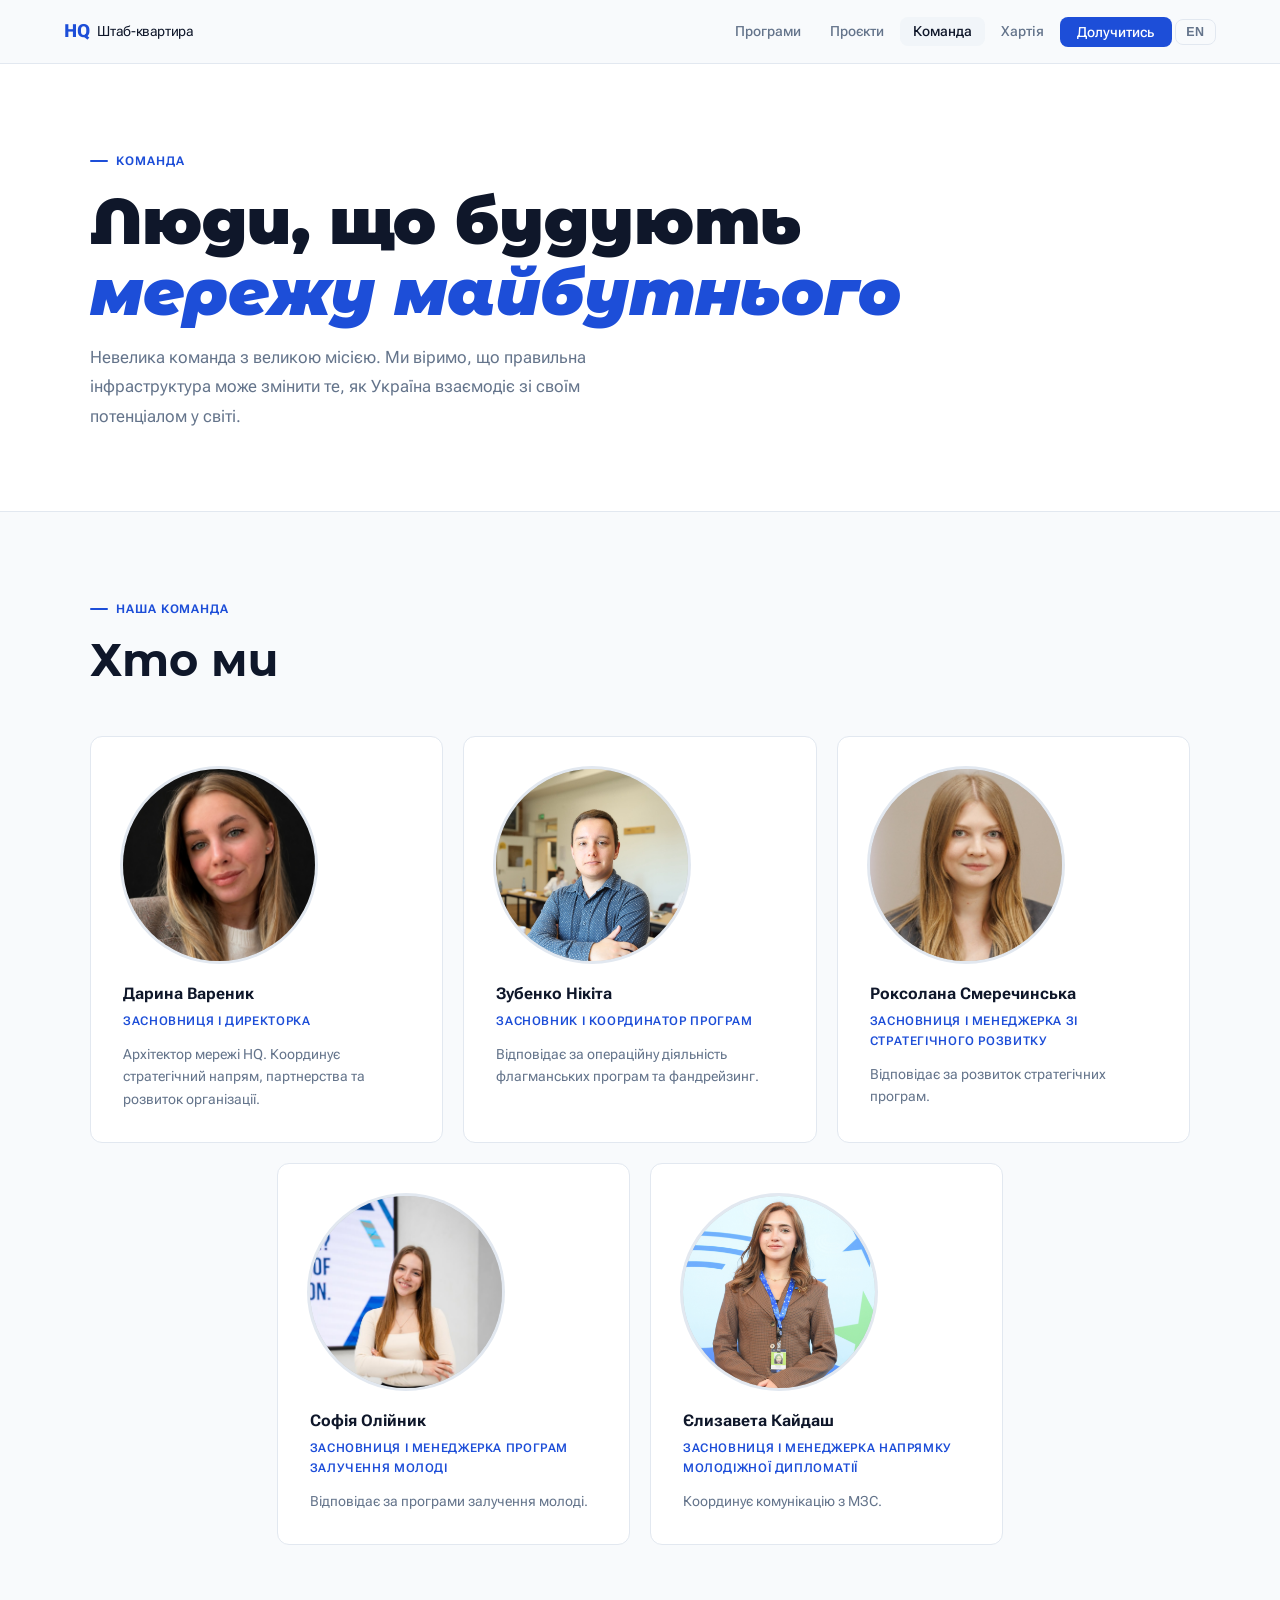
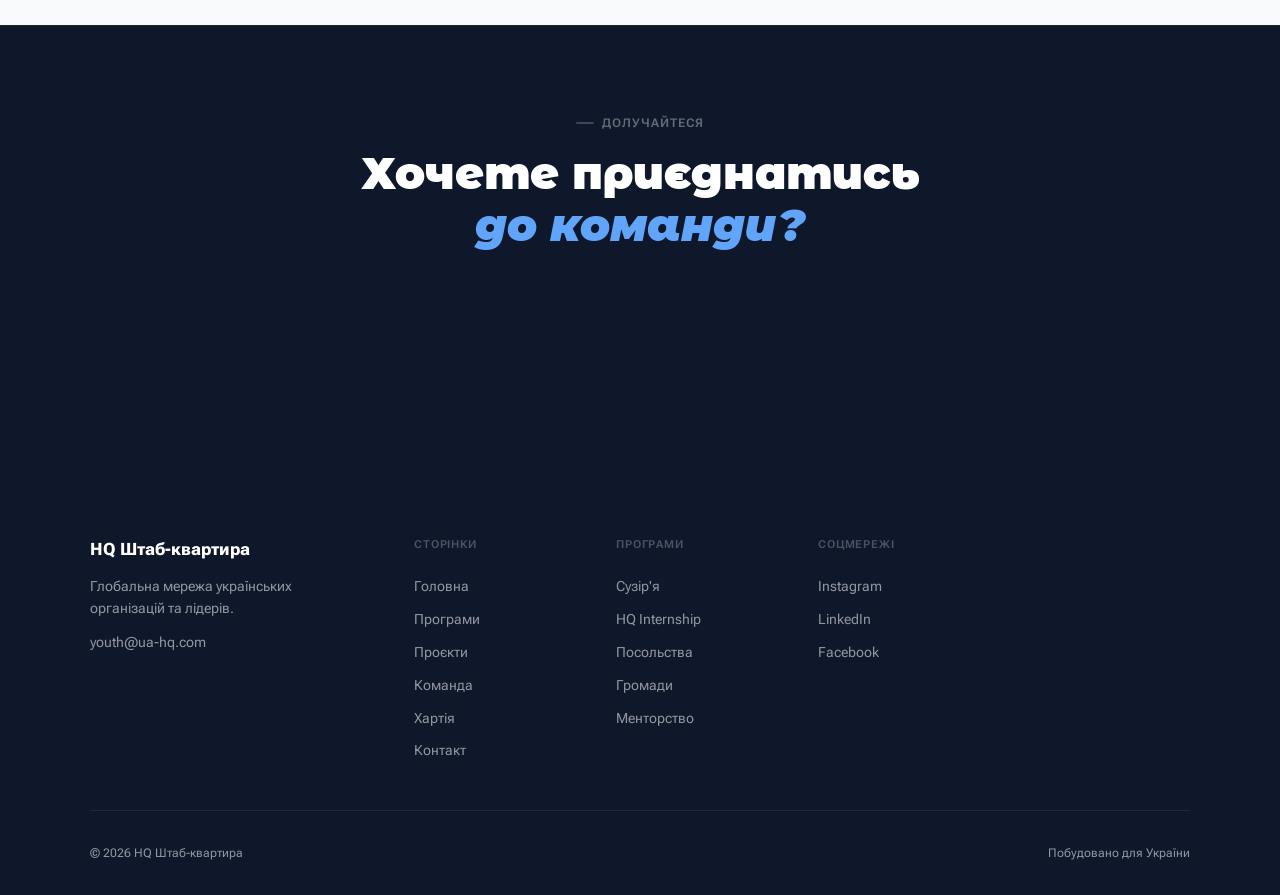
<file: team.html>
<!DOCTYPE html>
<html lang="uk">
<head>
<meta charset="UTF-8">
<meta name="viewport" content="width=device-width,initial-scale=1.0">
<title>Команда — HQ Ukrainian Youth Headquarters</title>
<meta name="description" content="Meet the HQ team — the people building the global Ukrainian youth headquarters network across 20 countries. Leaders, coordinators, and mentors.">
<meta name="robots" content="index, follow">
<link rel="canonical" href="https://ua-hq.com/team.html">
<meta property="og:type" content="website">
<meta property="og:url" content="https://ua-hq.com/team.html">
<meta property="og:site_name" content="HQ Штаб-квартира">
<meta property="og:title" content="Команда — HQ Ukrainian Youth Headquarters">
<meta property="og:description" content="The people behind HQ — the global Ukrainian youth headquarters team operating across 20 countries.">
<meta property="og:image" content="https://ua-hq.com/logo_orig.png">
<meta property="og:locale" content="uk_UA">
<meta name="twitter:card" content="summary">
<meta name="twitter:title" content="Команда — HQ Ukrainian Youth Headquarters">
<meta name="twitter:description" content="The team behind HQ Ukrainian youth headquarters — leaders and coordinators across 20 countries.">
<meta name="twitter:image" content="https://ua-hq.com/logo_orig.png">
<link rel="icon" href="logo_orig.png" type="image/png">
<link rel="preconnect" href="https://fonts.googleapis.com">
<link href="https://fonts.googleapis.com/css2?family=Montserrat+Alternates:ital,wght@0,300;0,400;0,500;0,600;0,700;0,800;0,900;1,400;1,700&family=Roboto+Flex:opsz,wght@8..144,100..1000&display=swap" rel="stylesheet">
<style>
:root{--bg:#F8FAFC;--card:#FFFFFF;--alt:#F1F5F9;--dark:#0F172A;--muted:#64748B;--accent:#1D4ED8;--accent-h:#1E40AF;--accent-bg:#EFF6FF;--gold:#D97706;--border:#E2E8F0;--r:12px;--r-sm:8px;--sh:0 1px 3px rgba(0,0,0,.06),0 4px 12px rgba(0,0,0,.04);--sh-md:0 4px 20px rgba(0,0,0,.08);}
*{margin:0;padding:0;box-sizing:border-box;}html{scroll-behavior:smooth;}
body{background:var(--bg);color:var(--dark);font-family:'Roboto Flex',-apple-system,BlinkMacSystemFont,"Segoe UI",sans-serif;overflow-x:hidden;line-height:1.6;}
nav{position:fixed;top:0;left:0;right:0;z-index:200;height:64px;display:flex;align-items:center;justify-content:space-between;padding:0 4rem;backdrop-filter:blur(20px) saturate(180%);background:rgba(248,250,252,.92);border-bottom:1px solid var(--border);}
.nav-brand{font-size:1.1rem;font-weight:800;color:var(--accent);text-decoration:none;letter-spacing:-.02em;display:flex;align-items:center;gap:.5rem;}
.nav-brand span{color:var(--dark);font-weight:400;font-size:.9rem;}
.nav-links{display:flex;gap:.2rem;list-style:none;align-items:center;}
.nav-links a{color:var(--muted);text-decoration:none;font-size:.875rem;font-weight:500;padding:.4rem .8rem;border-radius:var(--r-sm);transition:color .15s,background .15s;}
.nav-links a:hover,.nav-links a.active{color:var(--dark);background:var(--alt);}
.nav-cta{background:var(--accent)!important;color:#fff!important;padding:.45rem 1.1rem!important;border-radius:var(--r-sm)!important;}
.nav-cta:hover{background:var(--accent-h)!important;color:#fff!important;}
@media(max-width:900px){nav{padding:0 1.5rem;}.nav-links{display:none;}}
.nav-toggle{display:none;background:none;border:none;cursor:pointer;padding:.4rem;flex-direction:column;gap:5px;align-items:center;justify-content:center;}
.nav-toggle span{display:block;width:22px;height:2px;background:var(--dark);border-radius:2px;transition:all .3s;}
.nav-toggle.active span:nth-child(1){transform:translateY(7px) rotate(45deg);}
.nav-toggle.active span:nth-child(2){opacity:0;}
.nav-toggle.active span:nth-child(3){transform:translateY(-7px) rotate(-45deg);}
@media(max-width:900px){.nav-toggle{display:flex;}}
.nav-mobile{display:none;position:fixed;top:64px;left:0;right:0;background:var(--card);border-bottom:1px solid var(--border);padding:1rem 1.5rem 1.5rem;z-index:199;flex-direction:column;gap:.25rem;box-shadow:0 8px 24px rgba(0,0,0,.08);}
.nav-mobile.open{display:flex;}
.nav-mobile a{color:var(--dark);text-decoration:none;font-size:.95rem;font-weight:500;padding:.65rem .75rem;border-radius:var(--r-sm);transition:background .15s;}
.nav-mobile a:hover,.nav-mobile a.active{background:var(--alt);}
.nav-mobile .mob-cta{background:var(--accent);color:#fff;text-align:center;border-radius:var(--r-sm);margin-top:.5rem;}
.nav-mobile .mob-cta:hover{background:var(--accent-h);color:#fff;}
.btn{display:inline-flex;align-items:center;gap:.4rem;padding:.65rem 1.4rem;border-radius:var(--r-sm);font-size:.9rem;font-weight:600;text-decoration:none;border:none;cursor:pointer;transition:all .2s;}
.btn-primary{background:var(--accent);color:#fff;}
.btn-primary:hover{background:var(--accent-h);transform:translateY(-1px);box-shadow:0 4px 14px rgba(29,78,216,.3);}
.btn-outline{background:transparent;color:var(--dark);border:1.5px solid var(--border);}
.btn-outline:hover{border-color:var(--dark);}
section{padding:5rem 4rem;}.container{max-width:1100px;margin:0 auto;}
.s-tag{display:inline-flex;align-items:center;gap:.5rem;font-size:.72rem;font-weight:700;text-transform:uppercase;letter-spacing:.08em;color:var(--accent);margin-bottom:1rem;}
.s-tag::before{content:'';width:18px;height:2px;background:var(--accent);border-radius:2px;}
.s-title{font-family:'Montserrat Alternates',sans-serif;font-size:clamp(1.9rem,3.5vw,2.9rem);font-weight:700;line-height:1.2;color:var(--dark);margin-bottom:.75rem;}
.s-title em{font-style:italic;color:var(--accent);}
.s-sub{font-size:1rem;line-height:1.75;color:var(--muted);max-width:560px;}
@media(max-width:900px){section{padding:3.5rem 1.5rem;}}
.reveal{opacity:0;transform:translateY(24px);transition:opacity .6s ease,transform .6s ease;}
.reveal.visible{opacity:1;transform:none;}
footer{background:var(--dark);color:rgba(255,255,255,.55);padding:4rem 4rem 2rem;}
.footer-inner{max-width:1100px;margin:0 auto;}
.footer-top{display:grid;grid-template-columns:260px 1fr;gap:4rem;margin-bottom:3rem;}
.footer-brand-name{color:#fff;font-size:1.05rem;font-weight:800;margin-bottom:.75rem;}
.footer-desc{font-size:.85rem;line-height:1.65;}
.footer-links{display:grid;grid-template-columns:repeat(4,1fr);gap:2rem;}
.footer-col-title{font-size:.68rem;font-weight:700;text-transform:uppercase;letter-spacing:.08em;color:rgba(255,255,255,.25);margin-bottom:.75rem;}
.footer-col{display:flex;flex-direction:column;gap:.65rem;}
.footer-col a{color:rgba(255,255,255,.55);text-decoration:none;font-size:.875rem;transition:color .2s;}
.footer-col a:hover{color:#fff;}
.footer-bottom{border-top:1px solid rgba(255,255,255,.08);padding-top:2rem;display:flex;justify-content:space-between;font-size:.78rem;}
@media(max-width:900px){footer{padding:3rem 1.5rem 2rem;}.footer-top{grid-template-columns:1fr;gap:2.5rem;}.footer-links{grid-template-columns:repeat(2,1fr);}.footer-bottom{flex-direction:column;gap:.5rem;}}

.page-hero{padding:9rem 4rem 5rem;background:var(--card);border-bottom:1px solid var(--border);}
.page-hero-inner{max-width:1100px;margin:0 auto;}
.page-hero h1{font-family:'Montserrat Alternates',sans-serif;font-size:clamp(2.4rem,5vw,4rem);font-weight:900;line-height:1.1;margin-bottom:1rem;color:var(--dark);}
.page-hero h1 em{font-style:italic;color:var(--accent);}
.page-hero-sub{font-size:1.05rem;line-height:1.75;color:var(--muted);max-width:540px;}
@media(max-width:900px){.page-hero{padding:7rem 1.5rem 4rem;}}

/* TEAM */
.team-grid{display:flex;flex-wrap:wrap;justify-content:center;gap:1.25rem;margin-top:3rem;}
.team-card{background:var(--card);border:1px solid var(--border);border-radius:var(--r);padding:2rem;transition:border-color .2s,box-shadow .2s;flex:0 0 calc(33.333% - 0.834rem);}
.team-card:hover{border-color:var(--accent);box-shadow:var(--sh-md);}
.team-avatar{width:192px;height:192px;border-radius:50%;background:var(--alt);border:none;display:flex;align-items:center;justify-content:center;font-size:2.2rem;font-weight:800;color:var(--accent);margin-bottom:1.25rem;font-family:'Roboto Flex',sans-serif;letter-spacing:-.02em;overflow:hidden;flex-shrink:0;box-shadow:0 0 0 3px var(--border),inset 0 0 0 5px rgba(0,0,0,.18);position:relative;}
.team-avatar img{width:104%;height:104%;margin:-2%;object-fit:cover;border-radius:50%;display:block;}
.team-name{font-size:1rem;font-weight:700;color:var(--dark);margin-bottom:.25rem;}
.team-role{font-size:.78rem;font-weight:600;color:var(--accent);text-transform:uppercase;letter-spacing:.05em;margin-bottom:.75rem;}
.team-bio{font-size:.85rem;line-height:1.65;color:var(--muted);}
@media(max-width:900px){.team-card{flex:0 0 calc(50% - 0.625rem);}}
@media(max-width:600px){.team-card{flex:0 0 100%;}}

.join-section{background:var(--dark);border-top:1px solid rgba(255,255,255,.05);text-align:center;}
.join-section .s-tag{color:rgba(255,255,255,.35);justify-content:center;}
.join-section .s-tag::before{background:rgba(255,255,255,.2);}
.join-title{font-family:'Montserrat Alternates',sans-serif;font-size:clamp(1.8rem,3.5vw,2.8rem);font-weight:900;color:#fff;line-height:1.15;margin-bottom:1rem;}
.join-title em{font-style:italic;color:#60A5FA;}

.lang-btn{background:none;border:1.5px solid var(--border);color:var(--muted);font-size:.78rem;font-weight:700;padding:.3rem .65rem;border-radius:var(--r-sm);cursor:pointer;letter-spacing:.04em;transition:color .15s,border-color .15s;}
.lang-btn:hover{color:var(--dark);border-color:var(--dark);}
.lang-btn-footer{border-color:rgba(255,255,255,.2);color:rgba(255,255,255,.55);}
.lang-btn-footer:hover{border-color:#fff;color:#fff;}
@media(min-width:901px){.lang-btn-footer{display:none;}}
@media(max-width:900px){.lang-btn-footer{display:none;}}
@media(max-width:900px){.nav-links .lang-btn{display:none;}}
.lang-btn-nav-mob{display:none;margin-left:auto;margin-right:.6rem;}
@media(max-width:900px){.lang-btn-nav-mob{display:flex;}}
</style>
</head>
<body>

<nav>
  <a href="index.html" class="nav-brand">HQ <span data-i18n="nav.brand">Штаб-квартира</span></a>
  <button class="lang-btn lang-btn-nav-mob">EN</button>
  <ul class="nav-links">
    <li><a href="products.html" data-i18n="nav.programs">Програми</a></li>
    <li><a href="projects.html" data-i18n="nav.projects">Проєкти</a></li>
    <li><a href="team.html" class="active" data-i18n="nav.team">Команда</a></li>
    <li><a href="charter.html" data-i18n="nav.charter">Хартія</a></li>
    <li><a href="contact.html" class="nav-cta" data-i18n="nav.join">Долучитись</a></li>
    <li><button class="lang-btn">EN</button></li>
  </ul>
  <button class="nav-toggle" id="nav-toggle" aria-label="Меню"><span></span><span></span><span></span></button>
</nav>
<div class="nav-mobile" id="nav-mobile">
  <a href="products.html" data-i18n="nav.programs">Програми</a>
  <a href="projects.html" data-i18n="nav.projects">Проєкти</a>
  <a href="team.html" class="active" data-i18n="nav.team">Команда</a>
  <a href="charter.html" data-i18n="nav.charter">Хартія</a>
  <a href="contact.html" class="mob-cta" data-i18n="nav.join">Долучитись</a>
</div>

<div class="page-hero">
  <div class="page-hero-inner">
    <div class="s-tag reveal" data-i18n="team.tag">Команда</div>
    <h1 class="reveal" data-i18n="team.title">Люди, що будують<br><em>мережу майбутнього</em></h1>
    <p class="page-hero-sub reveal" data-i18n="team.sub">Невелика команда з великою місією. Ми віримо, що правильна інфраструктура може змінити те, як Україна взаємодіє зі своїм потенціалом у світі.</p>
  </div>
</div>

<section>
  <div class="container">
    <div class="s-tag reveal" data-i18n="team.section">Наша команда</div>
    <h2 class="s-title reveal" data-i18n="team.who">Хто ми</h2>
    <div class="team-grid">

      <div class="team-card reveal">
        <div class="team-avatar"><img src="Photo D.PNG" alt="Дарина Вареник" style="object-position:center 10%;"></div>
        <div class="team-name">Дарина Вареник</div>
        <div class="team-role" data-i18n="team.d.role">Засновниця і директорка</div>
        <p class="team-bio" data-i18n="team.d.bio">Архітектор мережі HQ. Координує стратегічний напрям, партнерства та розвиток організації.</p>
      </div>

      <div class="team-card reveal">
        <div class="team-avatar"><img src="Photo N.jpeg" alt="Зубенко Нікіта" style="object-position:center 30%;"></div>
        <div class="team-name">Зубенко Нікіта</div>
        <div class="team-role" data-i18n="team.n.role">Засновник і координатор програм</div>
        <p class="team-bio" data-i18n="team.n.bio">Відповідає за операційну діяльність флагманських програм та фандрейзинг.</p>
      </div>

      <div class="team-card reveal">
        <div class="team-avatar"><img src="Photo R.jpeg" alt="Роксолана Смеречинська" style="object-position:center 10%;"></div>
        <div class="team-name">Роксолана Смеречинська</div>
        <div class="team-role" data-i18n="team.r.role">Засновниця і менеджерка зі стратегічного розвитку</div>
        <p class="team-bio" data-i18n="team.r.bio">Відповідає за розвиток стратегічних програм.</p>
      </div>

      <div class="team-card reveal">
        <div class="team-avatar"><img src="Photo S.JPG" alt="Софія Олійник" style="object-position:center 10%;"></div>
        <div class="team-name">Софія Олійник</div>
        <div class="team-role" data-i18n="team.s.role">Засновниця і менеджерка програм залучення молоді</div>
        <p class="team-bio" data-i18n="team.s.bio">Відповідає за програми залучення молоді.</p>
      </div>

      <div class="team-card reveal">
        <div class="team-avatar"><img src="Photo L.JPEG" alt="Єлизавета Кайдаш" style="object-position:center 8%;"></div>
        <div class="team-name">Єлизавета Кайдаш</div>
        <div class="team-role" data-i18n="team.l.role">Засновниця і менеджерка напрямку молодіжної дипломатії</div>
        <p class="team-bio" data-i18n="team.l.bio">Координує комунікацію з МЗС.</p>
      </div>


    </div>
  </div>
</section>

<section class="join-section">
  <div class="container">
    <div class="s-tag reveal" data-i18n="team.join.tag">Долучайтеся</div>
    <h2 class="join-title reveal" data-i18n="team.join.title">Хочете приєднатись<br><em>до команди?</em></h2>
    <p style="color:rgba(255,255,255,.45);margin-bottom:2rem;font-size:.95rem;max-width:460px;margin-left:auto;margin-right:auto;" class="reveal" data-i18n="team.join.sub">Ми шукаємо людей, що поділяють нашу місію та хочуть реально впливати на майбутнє України.</p>
    <div class="reveal" style="display:flex;gap:1rem;justify-content:center;flex-wrap:wrap;">
      <a href="contact.html" class="btn btn-primary" data-i18n="team.join.btn">Написати нам</a>
    </div>
  </div>
</section>

<footer>
  <div class="footer-inner">
    <div class="footer-top">
      <div>
        <div class="footer-brand-name">HQ Штаб-квартира</div>
        <p class="footer-desc" data-i18n="ft.desc">Глобальна мережа українських організацій та лідерів.</p>
        <p class="footer-desc" style="margin-top:.75rem"><a class="obf-email" href="#" style="color:rgba(255,255,255,.55);text-decoration:none;">&#121;&#111;&#117;&#116;&#104;&#64;&#117;&#97;&#45;&#104;&#113;&#46;&#99;&#111;&#109;</a></p>
      </div>
      <div class="footer-links">
        <div class="footer-col">
          <div class="footer-col-title" data-i18n="ft.col1">Сторінки</div>
          <a href="index.html" data-i18n="ft.home">Головна</a>
          <a href="products.html" data-i18n="ft.programs">Програми</a>
          <a href="projects.html" data-i18n="ft.projects">Проєкти</a>
          <a href="team.html" data-i18n="ft.team">Команда</a>
          <a href="charter.html" data-i18n="ft.charter">Хартія</a>
          <a href="contact.html" data-i18n="ft.contact">Контакт</a>
        </div>
        <div class="footer-col">
          <div class="footer-col-title" data-i18n="ft.col2">Програми</div>
          <a href="products.html#connect">Сузір'я</a>
          <a href="products.html#learn">HQ Internship</a>
          <a href="products.html#influence">Посольства</a>
          <a href="products.html#anchor">Громади</a>
          <a href="products.html#mentorship">Менторство</a>
        </div>
        <div class="footer-col">
          <div class="footer-col-title" data-i18n="ft.col3">Соцмережі</div>
          <a href="https://www.instagram.com/uniting_uayouth_worldwide/" target="_blank" rel="noopener">Instagram</a>
          <a href="https://www.linkedin.com/company/headquarters-ua/posts/?feedView=all" target="_blank" rel="noopener">LinkedIn</a>
          <a href="https://www.facebook.com/profile.php?id=61586976269853&locale=uk_UA" target="_blank" rel="noopener">Facebook</a>
        </div>
      </div>
    </div>
    <div class="footer-bottom"><span>© <span id="yr"></span> HQ Штаб-квартира</span><span data-i18n="ft.built">Побудовано для України</span><button class="lang-btn lang-btn-footer">EN</button></div>
  </div>
</footer>

<script>
const obs=new IntersectionObserver(entries=>{entries.forEach(e=>{if(e.isIntersecting){e.target.classList.add('visible');obs.unobserve(e.target);}});},{threshold:.06});
document.querySelectorAll('.reveal').forEach(el=>obs.observe(el));
document.getElementById('yr').textContent=new Date().getFullYear();
const navTog=document.getElementById('nav-toggle');
const navMob=document.getElementById('nav-mobile');
if(navTog){navTog.addEventListener('click',()=>{navMob.classList.toggle('open');navTog.classList.toggle('active');});navMob.querySelectorAll('a').forEach(a=>a.addEventListener('click',()=>{navMob.classList.remove('open');navTog.classList.remove('active');}));}
</script>
<script src="lang.js" defer></script>
</body>
</html>
</file>
